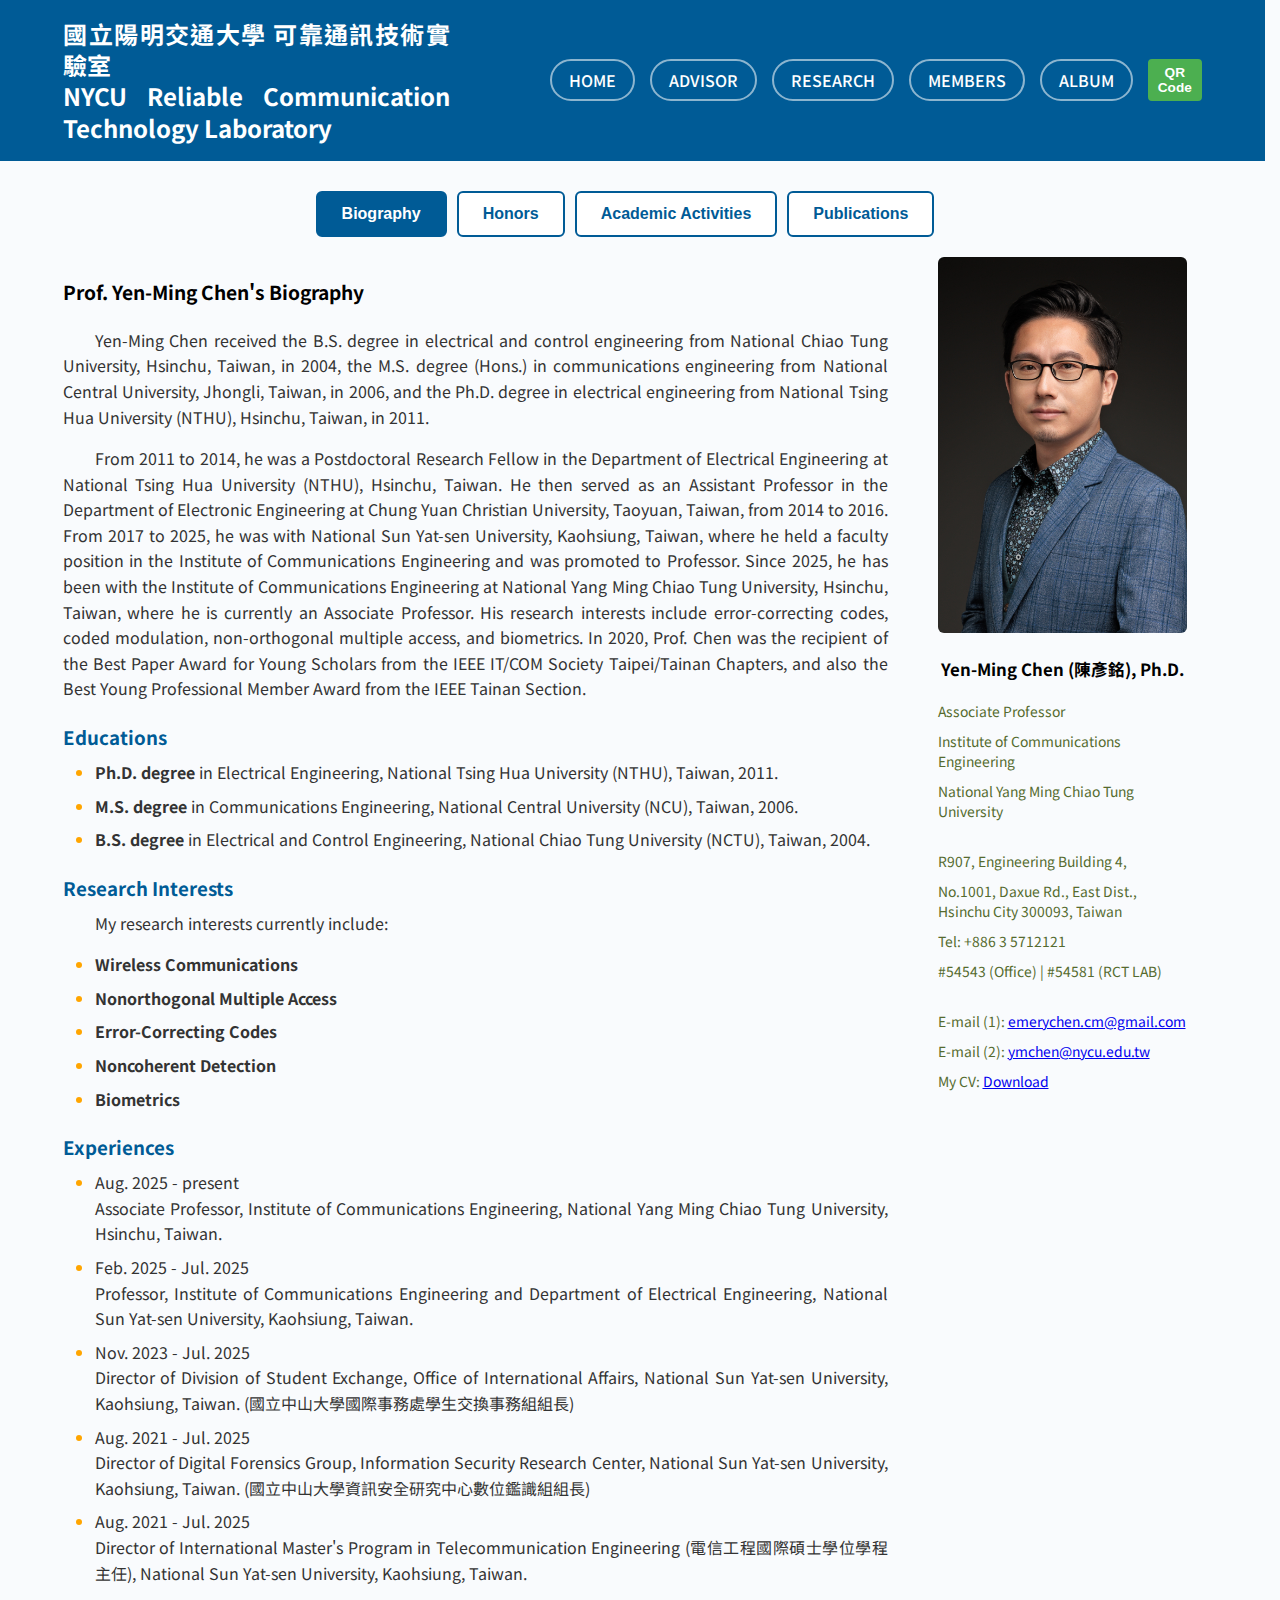
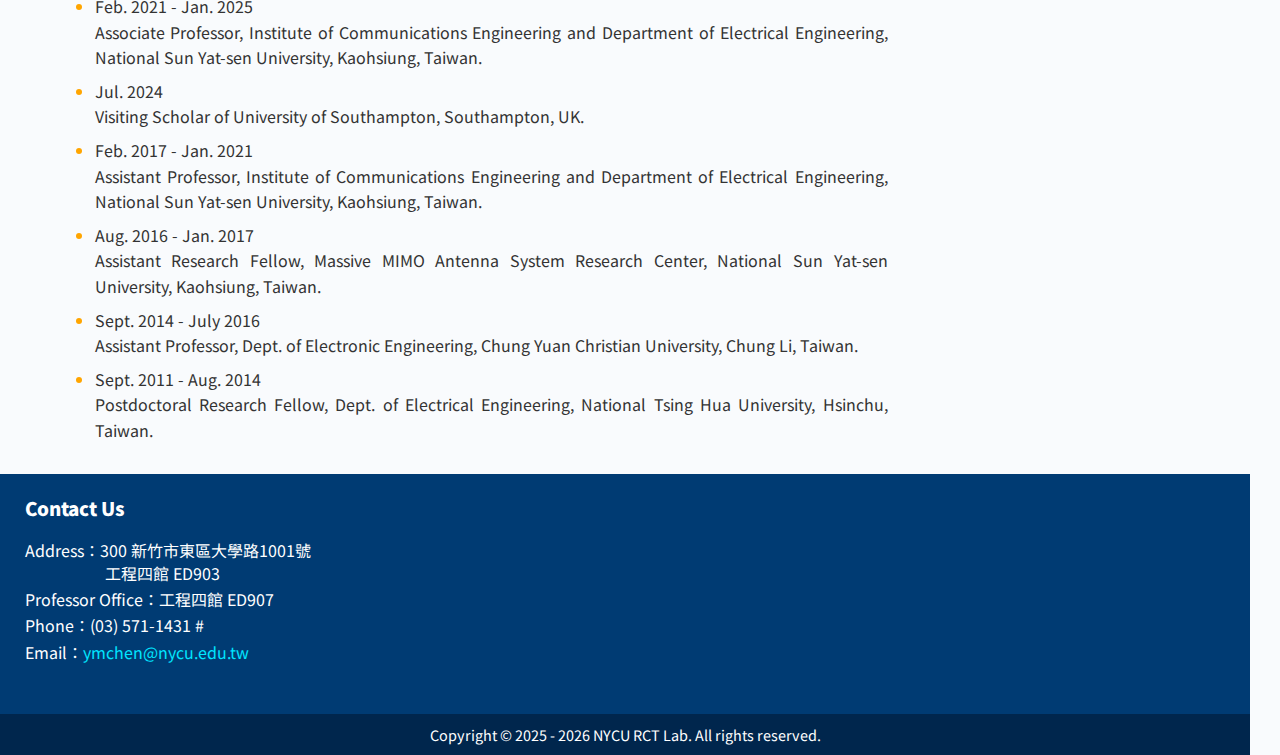
<file: advisor.html>
<!DOCTYPE html>
<html lang="zh-TW">

<head>
    <meta charset="UTF-8">
    <meta name="viewport" content="width=device-width, initial-scale=1.0">
    <title>NYCU RCT LAB</title>
    <link rel="stylesheet" href="styles.css">
    <link href="https://fonts.googleapis.com/css2?family=Noto+Sans+TC&display=swap" rel="stylesheet">
</head>

<body class="advisor">
    <div id="header-placeholder"></div>

    <main>
        <!-- 按鈕列 -->
        <section class="button-section">
            <button data-target="biography" class="active">Biography</button>
            <button data-target="honors">Honors</button>
            <button data-target="activities">Academic Activities</button>
            <button data-target="publications">Publications</button>
        </section>

        <!-- 個人資訊 -->
        <template id="right-column-template">
            <img src="images/Members/Professor/YM_Chen.jpg" alt="YM Chen">
            <strong style="color:#000; display:block; margin-top:20px; margin-bottom:20px; font-size:1.05rem;">
                Yen-Ming Chen (陳彥銘), Ph.D.
            </strong>
            <figcaption>Associate Professor</figcaption>
            <figcaption>Institute of Communications Engineering</figcaption>
            <figcaption>National Yang Ming Chiao Tung University<br><br></figcaption>
            <figcaption>R907, Engineering Building 4,</figcaption>
            <figcaption>No.1001, Daxue Rd., East Dist., Hsinchu City 300093, Taiwan</figcaption>
            <figcaption>Tel: +886 3 5712121</figcaption>
            <figcaption>#54543 (Office) | #54581 (RCT LAB)<br><br></figcaption>
            <figcaption>
                E-mail (1):
                <a href="mailto:emerychen.cm@gmail.com">emerychen.cm@gmail.com</a>
            </figcaption>
            <figcaption>
                E-mail (2):
                <a href="mailto:ymchen@nycu.edu.tw">ymchen@nycu.edu.tw</a>
            </figcaption>
            <figcaption>My CV:
                <a href="https://mx.nthu.edu.tw/~ymchen/doc/CV_Yen-Ming%20Chen_Eng.pdf">Download</a>
            </figcaption>
        </template>

        <!-- BIOGRAPHY -->
        <section id="biography" class="content active">
            <div class="content-section">
                <div class="left-column">
                    <section>
                        <strong
                            style="color:#000; display:block; margin-top:20px; margin-bottom:20px; font-size:1.2rem;">
                            Prof. Yen-Ming Chen's Biography
                        </strong>
                        <p>Yen-Ming Chen received the B.S. degree in electrical and control engineering from National
                            Chiao Tung University, Hsinchu, Taiwan, in 2004, the M.S. degree (Hons.) in communications
                            engineering from National Central University, Jhongli, Taiwan, in 2006, and the Ph.D. degree
                            in electrical engineering from National Tsing Hua University (NTHU), Hsinchu, Taiwan, in
                            2011.</p>
                        <p>From 2011 to 2014, he was a Postdoctoral Research Fellow in the Department of Electrical
                            Engineering at National Tsing Hua University (NTHU), Hsinchu, Taiwan. He then served as an
                            Assistant Professor in the Department of Electronic Engineering at Chung Yuan Christian
                            University, Taoyuan, Taiwan, from 2014 to 2016. From 2017 to 2025, he was with National Sun
                            Yat-sen University, Kaohsiung, Taiwan, where he held a faculty position in the Institute of
                            Communications Engineering and was promoted to Professor. Since 2025, he has been with the
                            Institute of Communications Engineering at National Yang Ming Chiao Tung University,
                            Hsinchu, Taiwan, where he is currently an Associate Professor. His research interests
                            include error-correcting codes, coded modulation, non-orthogonal multiple access, and
                            biometrics. In 2020, Prof. Chen was the recipient of the Best Paper Award for Young Scholars
                            from the IEEE IT/COM Society Taipei/Tainan Chapters, and also the Best Young Professional
                            Member Award from the IEEE Tainan Section.</p>
                    </section>
                    <section>
                        <h3>Educations</h3>
                        <ul>
                            <li><strong>Ph.D. degree</strong> in Electrical Engineering, National Tsing Hua University
                                (NTHU), Taiwan, 2011.</li>
                            <li><strong>M.S. degree</strong> in Communications Engineering, National Central University
                                (NCU), Taiwan, 2006.</li>
                            <li><strong>B.S. degree</strong> in Electrical and Control Engineering, National Chiao Tung
                                University (NCTU), Taiwan, 2004.</li>
                        </ul>
                    </section>
                    <section>
                        <h3>Research Interests</h3>
                        <p>My research interests currently include:</p>
                        <ul>
                            <li><strong>Wireless Communications</strong></li>
                            <li><strong>Nonorthogonal Multiple Access</strong></li>
                            <li><strong>Error-Correcting Codes</strong></li>
                            <li><strong>Noncoherent Detection</strong></li>
                            <li><strong>Biometrics</strong></li>
                        </ul>
                    </section>
                    <section>
                        <h3>Experiences</h3>
                        <ul>
                            <li>Aug. 2025 - present<br>
                                Associate Professor, Institute of Communications Engineering, National Yang Ming Chiao
                                Tung University, Hsinchu, Taiwan.</li>
                            <li>Feb. 2025 - Jul. 2025<br>
                                Professor, Institute of Communications Engineering and Department of Electrical
                                Engineering, National Sun Yat-sen University, Kaohsiung, Taiwan.</li>
                            <li>Nov. 2023 - Jul. 2025<br>
                                Director of Division of Student Exchange, Office of International Affairs, National Sun
                                Yat-sen University, Kaohsiung, Taiwan. (國立中山大學國際事務處學生交換事務組組長)</li>
                            <li>Aug. 2021 - Jul. 2025<br>Director of Digital Forensics Group, Information Security
                                Research Center, National Sun Yat-sen University, Kaohsiung, Taiwan.
                                (國立中山大學資訊安全研究中心數位鑑識組組長)</li>
                            <li>Aug. 2021 - Jul. 2025<br>Director of International Master's Program in Telecommunication
                                Engineering (電信工程國際碩士學位學程主任), National Sun Yat-sen University, Kaohsiung, Taiwan.</li>
                            <li>Feb. 2021 - Jan. 2025<br>Associate Professor, Institute of Communications Engineering
                                and Department of Electrical Engineering, National Sun Yat-sen University, Kaohsiung,
                                Taiwan.</li>
                            <li>Jul. 2024<br>Visiting Scholar of University of Southampton, Southampton, UK.</li>
                            <li>Feb. 2017 - Jan. 2021<br>Assistant Professor, Institute of Communications Engineering
                                and Department of Electrical Engineering, National Sun Yat-sen University, Kaohsiung,
                                Taiwan.</li>
                            <li>Aug. 2016 - Jan. 2017<br>Assistant Research Fellow, Massive MIMO Antenna System Research
                                Center, National Sun Yat-sen University, Kaohsiung, Taiwan.</li>
                            <li>Sept. 2014 - July 2016<br>Assistant Professor, Dept. of Electronic Engineering, Chung
                                Yuan Christian University, Chung Li, Taiwan.</li>
                            <li>Sept. 2011 - Aug. 2014<br>Postdoctoral Research Fellow, Dept. of Electrical Engineering,
                                National Tsing Hua University, Hsinchu, Taiwan.</li>
                        </ul>
                    </section>
                </div>
                <div class="right-column"></div>
            </div>
        </section>

        <!-- HONORS -->
        <section id="honors" class="content">
            <div class="content-section">
                <div class="left-column">
                    <section>
                        <strong
                            style="color:#000; display:block; margin-top:20px; margin-bottom:20px; font-size:1.2rem;">
                            Prof. Yen-Ming Chen's Honors
                        </strong>
                    </section>
                    <section>
                        <h3>Honors</h3>
                        <ul>
                            <li>榮獲113學年度國立中山大學工學院年輕學者獎<br>(2024 Young Scholar Awards for the College of Engineering,
                                NSYSU)
                            </li>
                            <li>榮獲 International Young Scientist Awards Best Researcher Award</li>
                            <li>2024鴻海科技獎（指導獲獎博士班學生：林國鈞）<br>Hon Hai Technology Award (Awarded Ph.D Student: Kuo-Chun
                                Lin)
                            </li>
                            <li>榮獲111學年度優秀年輕學者研究計畫獎補助 (2022 Project for Excellent Junior Research Investigators,
                                MOST)<br>計畫名稱: 人工智慧與錯誤更正碼輔助高資訊安全與高辨識效能生物辨識架構設計</li>
                            <li>榮獲112學年度國科會電信學門成果發表-優良海報展示獎<br>(Excellent Research Project Poster Award, Communications
                                Engineering Program, National Science and Technology Council (NSTC), 2025)</li>
                            <li>榮獲111學年度國科會電信學門成果發表-優良海報展示獎<br>(Excellent Research Project Poster Award, Communications
                                Engineering Program, National Science and Technology Council (NSTC), 2023)</li>
                            <li>榮獲110學年度國科會電信學門成果發表-優良海報展示獎<br>(Excellent Research Project Poster Award, Communications
                                Engineering Program, National Science and Technology Council (NSTC), 2025)</li>
                            <li>榮獲109學年度科技部電信學門成果發表-優良海報展示獎<br>(Excellent Research Project Poster Award, Communications
                                Engineering Program, Ministry of Science and Technology (MOST), 2022)</li>
                            <li>榮獲110學年度國立中山大學「學術研究績優教師」<br>(2021 NSYSU Award for Distinguished Faculty in Academic
                                Research)</li>
                            <li>榮獲2020 IEEE ITSOC暨COMSOC台北/台南支會年輕學者最佳論文獎<br>(2020 IEEE ITSOC/COMSOC Taipei/Tainan
                                Chapter Best Paper Award for Young Scholars)</li>
                            <li>榮獲2020 IEEE Tainan Section Best Young Professional Member Award</li>
                            <li>榮獲國立中山大學109學年度產學激勵獎- 新秀類</li>
                            <li>國立中山大學112學年度博士研究生優秀畢業論文獎 (指導學生: 林國鈞)</li>
                            <li>國立中山大學113學年度工學院聯合專題競賽第三名 (指導學生: 趙婉琪)</li>
                            <li>國立中山大學111學年度工學院聯合專題競賽優等第二名 (指導學生: 林國鈞/陳鈺享)</li>
                            <li>國立中山大學110學年度工學院聯合專題競賽佳作 (指導學生: 林國鈞/黃國銓/陳鈺享)</li>
                            <li>國立中山大學108學年度工學院聯合專題競賽第二名 (指導學生: 林國鈞/朱俊宇)</li>
                            <li>國立中山大學107學年度工學院聯合專題競賽佳作 (指導學生: 王泓閔/賴志昇/莊學叡)<br>題目:「具高可靠度之虹膜辨識系統」</li>
                            <li>榮獲108學年度國立中山大學工學院「優良導師獎」</li>
                            <li>榮獲108學年度國立中山大學通訊所「優良導師獎」</li>
                            <li>榮獲107學年度國立中山大學工學院「優良導師獎」</li>
                            <li>榮獲107學年度國立中山大學通訊所「優良導師獎」</li>
                            <li>112學年度第1學期國立中山大學「教學優良課程」教師, 任教課程：錯誤更正碼</li>
                            <li>111學年度第1學期國立中山大學「教學優良課程」教師, 任教課程：通訊系統</li>
                            <li>110學年度第2學期國立中山大學「教學優良課程」教師, 任教課程：多重輸入輸出無線通訊系統</li>
                            <li>110學年度第2學期國立中山大學「教學優良課程」教師, 任教課程：現代錯誤更正編碼技術</li>
                            <li>110學年度第1學期國立中山大學「教學優良課程」教師, 任教課程：通訊系統</li>
                            <li>109學年度第1學期國立中山大學「教學優良課程」教師, 任教課程：錯誤更正碼、無線通訊</li>
                            <li>108學年度第2學期國立中山大學「教學優良課程」教師, 任教課程：多重輸入輸出無線通訊系統</li>
                            <li>108學年度第1學期國立中山大學「教學優良課程」教師, 任教課程：無線通訊</li>
                            <li>107學年度第2學期國立中山大學「教學優良課程」教師, 任教課程：通訊系統模擬</li>
                            <li>Valedictorian for the Institute of Communications Engineering, National Central
                                University, 2006.</li>
                        </ul>
                    </section>
                </div>
                <div class="right-column"></div>
            </div>
        </section>

        <!-- ACADEMIC ACTIVITIES -->
        <section id="activities" class="content">
            <div class="content-section">
                <div class="left-column">
                    <section>
                        <strong
                            style="color:#000; display:block; margin-top:20px; margin-bottom:20px; font-size:1.2rem;">
                            Prof. Yen-Ming Chen's Academic Activities
                        </strong>
                    </section>
                    <section>
                        <h3>Invited Talks</h3>
                        <ul>
                            <li>Invited talk on “DNN-assisted Near-optimal Sparse Code Multiple Access Schemes: A
                                Code-domain NOMA for 6G and Beyond" at Dept. Electrical Engineering, National Taiwan
                                Ocean University, Taiwan, 5 Nov. 2024.</li>
                            <li>Invited talk on “DNN-assisted Near-optimal Sparse Code Multiple Access Schemes: A
                                Code-domain NOMA for 6G and Beyond" at Dept. Communications Engineering, National Taipei
                                University, Taiwan, 18 Oct. 2024.</li>
                            <li>Invited talk on “On the Design of Near-Optimal Variable-Length Error-Correcting Codes"
                                at 2024 Taiwan Workshop on Information Theory and Communications
                                (2024消息理論及通訊秋季研討會暨112年度國科會電信學門計畫成果發表會), National Cheng Kung University, Tainan, Taiwan,
                                14 Aug. 2024.</li>
                            <li>Invited talk on “An Efficient Soft-output Fixed-complexity Sphere Decoder for Large QAM
                                Constellations" at B5G/6G Advanced Communication Technology Workshop, National Taiwan
                                University, Taipei, Taiwan, 26 July 2024.</li>
                            <li>Invited talk on “On the Design of Near-optimal Sparse Code Multiple Access: A
                                Code-domain NOMA for 6G and Beyond" at School of Electronics and Computer Science,
                                University of Southampton, UK, 9 July 2024.</li>
                            <li>Guest Speaker of School of Electrical Engineering, Telkom University, Dept. Electrical
                                Engineering, Universitas Islam Indonesia (UII), Dept. Electrical Engineering, Institut
                                Teknologi Sepuluh Nopember (ITS) (印尼泗水理工學院) and Dept. Electrical Engineering, University
                                of Brawijaya (UB) (印尼布勞爪哇大學), Feb. 2024.</li>
                            <li>Invited talk on “On the Design of Near-optimal Sparse Code Multiple Access: A
                                Code-domain NOMA for 6G and Beyond" at Dept. Electrical Engineering, Institut Teknologi
                                Sepuluh Nopember (ITS)(印尼泗水理工學院電機系), 1 Nov. 2023.</li>
                            <li>Invited talk on “On the Design of Near-optimal Variable-length Error-correcting Codes"
                                at Dept. Electrical Engineering, National Tsing Hua University, 26 May 2023.</li>
                            <li>Invited talk on “On the Design of Near-optimal Sparse Code Multiple Access Schemes,"
                                2022 IEEE Taiwan Workshop on Information Theory and Communications
                                (2022消息理論及通訊秋季研討會暨110年度科技部電信學門計畫成果發表會), Yuan Ze University, Taoyuan , Taiwan, 18 August
                                2022.</li>
                            <li>Invited talk on “On the Design of Near-optimal Sparse Code Multiple Access Schemes" at
                                Inst. Communications Engineering, National Tsing Hua University, 1 Oct. 2021.</li>
                            <li>Invited talk on “On the design of Near-optimal SCMA codebooks" at Dept. Engineering
                                Science, National Cheng Kung University, 17 Dec. 2020.</li>
                            <li>受邀於5G無線通訊技術聯盟主辦之「種子教師培訓營_下世代編碼技術模組」擔任講師, 講題: "編碼理論與實驗: Polar Coding," 國立交通大學, 12 Aug.,
                                2019.</li>
                            <li>受邀於5G無線通訊技術聯盟主辦之「下世代編碼技術模組研討會」擔任講師/主持人, 講題: "Polar Coding/ 5G Polar Codec," 國立交通大學, 14
                                Jan., 2019.</li>
                            <li>Instructor to the course "Digital Communication: 5G Coding Techniques", NXP
                                Semiconductors, 2017.</li>
                            <li>Invited talk on “Raptor-coded noncoherent cooperative schemes based on distributed
                                unitary space–time modulation" at Institute of Communications Engineering, National Sun
                                Yat-sen University, 13 Dec. 2016.</li>
                            <li>Invited talk on “LDPC (Low-Density Parity Check)-like rateless codes and their
                                applications in wireless communication systems" at Center for Space and Remote Sensing
                                Research, 9 Sept 2016.</li>
                            <li>Invited talk on “Introduction to Error Correction Code Assisted Iris Recognition
                                Systems" at Dept. Communications Engineering, Yuan Ze University, 6 May 2016.</li>
                            <li>Invited talk on “LDPC (Low-Density Parity Check)-like rateless codes and their
                                applications" at Dept. Communication Engineering, National Central University, 24 Feb.
                                2016.</li>
                            <li>Invited talk on “Introduction to LDPC (Low-Density Parity Check)-Like Rateless Codes "
                                at Dept. Electronic Engineering, Chung Yuan Christian University, 23 Sept. 2015.</li>
                            <li>Invited talk on "Introduction to LDPC (Low-Density Parity Check)-Like Rateless Codes" at
                                Dept. Information and Computer Engineering, Chung Yuan Christian University, 23 March
                                2015.</li>
                        </ul>
                    </section>
                    <section>
                        <h3>Services</h3>
                        <ul>
                            <li>參與2024年中山大學電機系印尼四校招生</li>
                            <li>參與「2023年經濟部工業局半導體東南亞攬才團」招生(馬來西亞吉隆坡、新加坡)</li>
                            <li>參與「2023印尼臺灣高等教育展」招生（印尼坤甸、泗水、錫江）</li>
                            <li>擔任數位發展部「我國數位轉型及國際競爭力-專家意見分享會議」、「數位轉型調查分析及策略研究」審查委員
                                <br>Serve as the Secretary of IEEE Broadcast Technology Society Tainan Chapter,
                                2019-present.
                            </li>
                            <li>Served as a Session Chair for the following international conferences:
                                <br>2020 IEEE Global Communications Conference (IEEE GLOBECOM 2020)
                                <br>2015 International Conference on Information, Communications and Signal Processing
                                (ICICS2015)
                            </li>
                            <li>Served as a TPC member for the following conferences:
                                <br>2025 10th International Conference on Biomedical and Bioinformatics Engineering
                                (ICBBE 2023)
                                <br>2025 21st IEEE VTS Asia Pacific Wireless Communications Symposium (APWCS 2025)
                                <br>2023 32nd Wireless and Optical Communications Conference (WOCC)
                                <br>2022 IEEE 96th Vehicular Technology Conference (VTC2022-Fall: London: Beijing)
                                <br>2022 IEEE 95th Vehicular Technology Conference (VTC2022-Spring: Helsinki, Finland)
                                <br>2020 IEEE 92nd Vehicular Technology Conference (VTC2020-Fall: Victoria)
                                <br>2019 IEEE 90th Vehicular Technology Conference (VTC2019-Fall)
                                <br>2022 Taiwan Telecommunications Annual Symposium (台灣電信年會)
                                <br>2020 Taiwan Telecommunications Annual Symposium (台灣電信年會)
                                <br>2020 29th Wireless and Optical Communications Conference
                                <br>Wireless Communications and Networking Symposium
                                <br>2018 Taiwan Academic Network Conference (2018-臺灣網際網路研討會暨科技部資訊工程/智慧計算學門成果發表會)
                            </li>
                            <li>Served as a Reviewer for the following Journals:
                                <br><i>IEEE Transactions on Communications,
                                    <br>IEEE Transactions on Signal Processing,
                                    <br>IEEE Transactions on Vehicular Technology,
                                    <br>IEEE Journal of Selected Topics in Signal Processing,
                                    <br>IEEE Journal on Emerging and Selected Topics in Circuits and Systems,
                                    <br>IEEE Wireless Communications Letters,
                                    <br>IEEE Communications Letters,
                                    <br>IEEE Signal Processing Letters
                                    <br>IEEE Transactions on Computer-Aided Design of Integrated Circuits and Systems
                                    <br>IEEE Systems Journal
                                    <br>IET Communications,
                                    <br>China Communications
                                    <br>Journal of Visual Communication and Image Representation,
                                    <br>Wireless Communications and Mobile Computing.</i>
                            </li>
                            <li>Thesis oral examination committee member, National Yang Ming Chiao Tung University,
                                advisor: Prof. Yu-Ted Su (2024).</li>
                            <li>Thesis oral examination committee member, National Sun Yat-sen University, advisor:
                                Prof. Fan-Shuo Tseng (2024).</li>
                            <li>Thesis oral examination committee member, National Sun Yat-sen University, advisor:
                                Prof. Yen-Ming Chen (2024).</li>
                            <li>Thesis oral examination committee member, National Cheng Kung University, advisor: Prof.
                                Chao-Yu Chen (2024).</li>
                            <li>Thesis oral examination committee member, National Central University, advisor: Prof.
                                Ruey-Yi Wei (2024).</li>
                            <li>Thesis oral examination committee member, National Cheng Kung University, advisor: Prof.
                                Chao-Yu Chen (2023).</li>
                            <li>Thesis oral examination committee member, National Sun Yat-sen University, advisor:
                                Prof. Yen-Ming Chen (2023).</li>
                            <li>Thesis oral examination committee member, National Central University, advisor: Prof.
                                Ruey-Yi Wei (2023).</li>
                            <li>Thesis oral examination committee member, National Cheng Kung University, advisor: Prof.
                                Chao-Yu Chen (2022).</li>
                            <li>Thesis oral examination committee member, Feng Chia University, advisor: Prof. Wei-Lun
                                Lin (2022).</li>
                            <li>Thesis oral examination committee member, National Sun Yat-sen University, advisor:
                                Prof. Wan-Jen Huang (2022).</li>
                            <li>Thesis oral examination committee member, National Central University, advisor: Prof.
                                Ruey-Yi Wei (2022).</li>
                            <li>Thesis oral examination committee member, National Sun Yat-sen University, advisor:
                                Prof. Chi-Peng Li (2022).</li>
                            <li>Thesis oral examination committee member, National Sun Yat-sen University, advisor:
                                Prof. Yen-Ming Chen (2022).</li>
                            <li>Thesis oral examination committee member, National Sun Yat-sen University, advisor:
                                Prof. Fan-Shuo Tseng (2022).</li>
                            <li>Thesis oral examination committee member, National Sun Yat-sen University, advisor:
                                Prof. Bo-Wei Chen (2022).</li>
                            <li>Thesis oral examination committee member, National Cheng Kung University, advisor: Prof.
                                Chao-Yu Chen (2021).</li>
                            <li>Thesis oral examination committee member, National Central University, advisor: Prof.
                                Ruey-Yi Wei (2021).</li>
                            <li>Thesis oral examination committee member, National Sun Yat-sen University, advisor:
                                Prof. Chi-Peng Li (2021).</li>
                            <li>Thesis oral examination committee member, National Sun Yat-sen University, advisor:
                                Prof. Yen-Ming Chen (2021).</li>
                            <li>Thesis oral examination committee member, National Sun Yat-sen University, advisor:
                                Prof. Wan-Jen Huang (2018).</li>
                            <li>Thesis oral examination committee member, National Sun Yat-sen University, advisor:
                                Prof. Fan-Shuo Tseng (2018).</li>
                            <li>Thesis oral examination committee member, National Sun Yat-sen University, advisor:
                                Prof. Chi-Peng Li (2018).</li>
                            <li>Thesis oral examination committee member, Feng Chia University, advisor: Prof. Yi-Sheng
                                Chen and Prof. Wei-Lun Lin (2018).</li>
                            <li>Thesis oral examination committee member, National Central University, advisor: Prof.
                                Ruey-Yi Wei (2018).</li>
                            <li>Doctoral oral examination committee member, National Sun Yat-sen University, advisor:
                                Prof. Chi-Peng Li (2017).</li>
                            <li>Thesis oral examination committee member, National Sun Yat-sen University, advisor:
                                Prof. Chi-Peng Li (2016).</li>
                            <li>Thesis oral examination committee member, National Tsing-Hua University, advisor: Prof.
                                Yeong-Luh Ueng (2016).</li>
                            <li>Thesis oral examination committee member, National Tsing-Hua University, advisor: Prof.
                                Yeong-Luh Ueng (2015).</li>
                            <li>Thesis oral examination committee member, National Central University, advisor: Prof.
                                Ruey-Yi Wei (2015).</li>
                            <li>Co-advising of master dissertation, National Central University, advisor: Prof. Ruey-Yi
                                Wei (2014).</li>
                            <li>Thesis oral examination committee member, National Chiao Tung University, advisor: Prof.
                                Po-Ning Chen (2013).</li>
                            <li>Thesis oral examination committee member, National Central University, advisor: Prof.
                                Ruey-Yi Wei (2013).</li>
                            <li>Member of IEEE (S'08-M'11).</li>
                            <li>Member of IEEE Communications Society.</li>
                            <li>Member of TIEEE.</li>
                        </ul>
                    </section>
                    <section>
                        <h3>Teaching</h3>
                        <ul>
                            <li>參與5G無線通訊技術聯盟「下世代編碼技術模組」計畫</li>
                            <li>參與5G無線通訊技術聯盟「5G NR實體層技術模組(多重輸入輸出無線通訊系統) 」計畫</li>
                            <li>"Wireless Communications", Institute of Communications Engineering, National Sun Yat-sen
                                University, 2017~2018.</li>
                            <li>"Modern Error-correction Coding Technology", Institute of Communications Engineering,
                                National Sun Yat-sen University, 2017~2018.</li>
                            <li>"Multi-Input-Multi-Output Wireless Communication Systems", Institute of Communications
                                Engineering, National Sun Yat-sen University, 2017~2018.</li>
                            <li>"Error-correction Coding", Institute of Communications Engineering, National Sun Yat-sen
                                University, 2017~2018.</li>
                            <li>"Simulations of Communication Systems," Dept. of Electronic Engineering, National Sun
                                Yat-sen University, 2018.</li>
                            <li>"Independent Studies in Noncoherent Communication Systems", Institute of Communications
                                Engineering, National Sun Yat-sen University, 2017~2018.</li>
                            <li>"Independent Studies in Coding and Modulation Design", Institute of Communications
                                Engineering, National Sun Yat-sen University, 2017~2018.</li>
                            <li>"Engineering Mathematics (II)", Dept. of Electronic Engineering, Chung Yuan Christian
                                University, 2016.</li>
                            <li>"Matlab Programming", Dept. of Electronic Engineering, Chung Yuan Christian University,
                                2016.</li>
                            <li>"General Physics Laboratory (I)", Dept. of Electronic Engineering, Chung Yuan Christian
                                University, 2015.</li>
                            <li>"Circuit Laboratory", Dept. of Electronic Engineering, Chung Yuan Christian University,
                                2015.</li>
                            <li>"Matlab Programming", Dept. of Electronic Engineering, Chung Yuan Christian University,
                                2015.</li>
                            <li>"Engineering Mathematics (II)", Dept. of Electronic Engineering, Chung Yuan Christian
                                University, 2015.</li>
                            <li>"General Physics Laboratory (II)", Dept. of Electronic Engineering, Chung Yuan Christian
                                University, 2015.</li>
                            <li>"Information Theory", Dept. of Electronic Engineering, Chung Yuan Christian University,
                                2014.</li>
                            <li>"General Physics Laboratory (I)", Dept. of Electronic Engineering, Chung Yuan Christian
                                University, 2014.</li>
                            <li>TA: "Error-Correcting Codes (II)", Dept. of Electrical Engineering, NTHU.</li>
                            <li>TA: "Communication Laboratory", Dept. of Communication Engineering, NCU.</li>
                            <li>TA: "Linear Algebra", Dept. of Communication Engineering, NCU.</li>
                            <li>TA: "Coded Modulation Theory", Dept. of Communication Engineering, NCU.</li>
                        </ul>
                    </section>
                </div>
                <div class="right-column"></div>
            </div>
        </section>

        <!-- PUBLICATIONS -->
        <section id="publications" class="content">
            <div class="content-section">
                <div class="left-column">
                    <section>
                        <strong
                            style="color:#000; display:block; margin-top:20px; margin-bottom:20px; font-size:1.2rem;">
                            Prof. Yen-Ming Chen's Publications
                        </strong>
                    </section>
                    <section>
                        <h3>Book Chapters</h3>
                        <ul class="ref-list">
                            <li data-code="[BC1]">
                                Huang-Chang Lee, <u><strong>Yen-Ming Chen</strong></u>, and Yeong-Luh Ueng, “Decoding
                                Scheduling for Low-Density Parity-Check Codes,” in <i>Recent Advances in Information,
                                    Communications and Signal Processing</i>, Editors: Andy W. H. Khong and Yong Liang
                                Guan, Publisher: River Publishers, 2018.
                            </li>
                        </ul>
                    </section>
                    <section>
                        <h3>Journal Papers <span class="note"> (*Corresponding Author)</span></h3>
                        <ul class="ref-list">
                            <li data-code="[J29]">
                                Hao-Liang Wen, Kuo-Chun Lin, and <u><strong>Yen-Ming Chen*</strong></u>, “Unsupervised
                                domain adaptation based on progressive learning for iris presentation attack detection,”
                                in preparation.
                            </li>
                            <li data-code="[J28]">
                                Feng-Tsang Wu and <u><strong>Yen-Ming Chen*</strong></u>, “On the design of near-optimal
                                variable-length error-correcting codes adaptive to source symbol probability
                                distributions,” in preparation.
                            </li>
                            <li data-code="[J27]">
                                Wasif Ali, Kai-Ping Chen, and <u><strong>Yen-Ming Chen*</strong></u>, "DNN-assisted near-optimal codebook design for uplink SCMA schemes over Rician fading channels," in preparation.
                            </li>
                            <li data-code="[J26]">
                                Cheng-Jun You, Yi-Hsin Chen, Chen-Wei Hu, Huang-Chang Lee and <u><strong>Yen-Ming
                                        Chen*</strong></u>, "Belief propagation-based polar decoders with schedule
                                diversity," <strong>submitted</strong> to <i>IEEE Transactions on Communications</i>
                                <strong> (in revision)</strong>
                            </li>
                            <li data-code="[J25]">
                                <u><strong>Yen-Ming Chen</strong></u>, Ya-Xin Dai, Shih-Jie Jhang and Yeong-Luh Ueng,
                                “An efficient soft-output fixed-complexity sphere decoder for large QAM constellations,”
                                <strong>accepted</strong> by <i>IEEE Transactions on Vehicular Technology</i>.
                            </li>
                            <li data-code="[J24]">
                                <u><strong>Yen-Ming Chen</strong></u>, Wei-Lun Lin, Heng Lee, and Tsung-Lin Chen, "On
                                the design of near-optimal generalized block-based spatial modulation with low detection
                                complexity," <i>IEEE Open Journal of Signal Processing</i>, vol. 6, pp. 555-570, 2025.
                            </li>
                            <li data-code="[J23]">
                                Kuo-Chun Lin and <u><strong>Yen-Ming Chen*</strong></u>, "A high-security-level iris
                                cryptosystem based on fuzzy commitment and soft reliability extraction," <i>IEEE
                                    Transactions on Dependable and Secure Computing</i>, vol. 21, no. 4, pp. 1770-1784,
                                July-Aug. 2024. <strong><u>(This paper is awarded Hon Hai Technology Award;
                                        本論文榮獲2024鴻海科技獎)</u></strong>
                            </li>
                            <li data-code="[J22]">
                                Kuo-Chun Lin and <u><strong>Yen-Ming Chen*</strong></u>, "A high-security-level iris
                                recognition system based on multi-scale dominating feature points," <i>IEEE Signal
                                    Processing Letters</i>, vol. 31, pp. 1600-1604, 2024.
                            </li>
                            <li data-code="[J21]">
                                S. K. Singh, K. Agrawal, K. Singh, <u><strong>Yen-Ming Chen</strong></u> and Chih-Peng
                                Li, "Performance analysis and optimization of RSMA enabled UAV-aided IBL and FBL
                                communication with imperfect SIC and CSI," <i>IEEE Transactions on Wireless
                                    Communications</i>, vol. 22, no. 6, pp. 3714-3732, June 2023.
                            </li>
                            <li data-code="[J20]">
                                <u><strong>Yen-Ming Chen*</strong></u>, Yu-Chen Hsu, Meng-Chen Wu, Rupender Singh, and
                                Yuan-Chu Chang, "On near-optimal codebook and receiver designs for MIMO-SCMA schemes,"
                                <i>IEEE Transactions on Wireless Communications</i>, vol. 21, no. 12, pp. 10724-10738,
                                Dec. 2022.
                            </li>
                            <li data-code="[J19]">
                                <u><strong>Yen-Ming Chen</strong></u>, Pao-Hung Wang, Chia-Sheng Cheng, and Yeong-Luh
                                Ueng, "A joint design of SCMA codebook and PTS-based PAPR reduction for downlink OFDM
                                scheme," <i>IEEE Transactions on Vehicular Technology</i>, vol. 71, no.11, pp.
                                11936-11948, Nov. 2022.
                            </li>
                            <li data-code="[J18]">
                                <u><strong>Yen-Ming Chen*</strong></u>, Carlos D. Sagastume Gonzalez, Pao-Hung Wang, and
                                Kai-Ping Chen, "Reinforcement learning-based SCMA codebook design for uplink Rayleigh
                                fading channels," <i>IEEE Wireless Communications Letters</i>, vol. 10, no. 8, pp.
                                1717-1721, Aug. 2021.
                            </li>
                            <li data-code="[J17]">
                                Chia-Po Wei, Han Yang, Chih-Peng Li, and <u><strong>Yen-Ming Chen</strong></u>, “SCMA
                                decoding via deep learning,” <i>IEEE Wireless Communications Letters</i>, vol. 10, no.
                                4, pp. 878-881, Apr. 2021.
                            </li>
                            <li data-code="[J16]">
                                <u><strong>Yen-Ming Chen</strong></u>, Feng-Tsang Wu, Chih-Peng Li, and Pramod K.
                                Varshney “On the design of near-optimal variable-length error-correcting codes for large
                                source alphabets,” <i>IEEE Transactions on Communications</i>, vol. 68, no.12, pp.
                                7896-7910, Dec. 2020.
                            </li>
                            <li data-code="[J15]">
                                <u><strong>Yen-Ming Chen*</strong></u> and Jian-Wei Chen, “On the design of near-optimal
                                sparse code multiple access codebooks,” <i>IEEE Transactions on Communications</i>, vol.
                                68, no.5, pp. 2950-2962, May 2020.
                                <u><strong>(This paper is awarded the IEEE ITSOC/COMSOC Taipei/Tainan Chapter Best Paper
                                        Award for Young Scholars; 本論文榮獲IEEE ITSOC暨COMSOC台北/台南支會年輕學者最佳論文獎)</strong></u>
                            </li>
                            <li data-code="[J14]">
                                <u><strong>Yen-Ming Chen</strong></u>, Wei-Min Lai, and Yeong-Luh Ueng, "Rateless coded
                                multiplexing for downlink transmission with two users: performance analysis and system
                                design," <i>IEEE Access: Special Section on Advances in Channel Coding for 5G and
                                    Beyond</i>, vol. 7, pp. 50440-50452, April, 2019.
                            </li>
                            <li data-code="[J13]">
                                <u><strong>Yen-Ming Chen</strong></u>, Feng-Tsang Wu, Chih-Peng Li, and Pramod K.
                                Varshney, “An efficient construction strategy for near-optimal variable-length
                                error-correcting codes,” <i>IEEE Communications Letters</i>, vol. 23, no. 3, pp.
                                398-401, March 2019.
                            </li>
                            <li data-code="[J12]">
                                <u><strong>Yen-Ming Chen</strong></u>, Wen-Chun Chen, Chih-Peng Li, and Zygmunt J. Haas,
                                “Low-complexity generalized spatial modulation schemes using codebook-assisted MIMO
                                detectors,” <i>IEEE Transactions on Vehicular Technology</i>, vol. 67, no. 12, pp.
                                12358-12362, Dec. 2018.
                            </li>
                            <li data-code="[J11]">
                                Chih-Peng Li, Kuo-Jen Chang, Ho-Hsuan Chang, and <u><strong>Yen-Ming Chen</strong></u>,
                                “Perfect sequences of odd prime length,” <i>IEEE Signal Processing Letters</i>, vol. 25,
                                no. 7, pp. 966-969, July 2018.
                            </li>
                            <li data-code="[J10]">
                                Kuei-Cheng Chan, <u><strong>Yen-Ming Chen</strong></u>, Cheng-Jung Wu, and Chih-Peng Li,
                                “Achieving full diversity on a single-carrier distributed QOSFBC transmission scheme
                                utilizing PAPR reduction,” <i>IEEE Transactions on Communications</i>, vol. 66, no. 4,
                                pp. 1636-1648, Apr. 2018.
                            </li>
                            <li data-code="[J9]">
                                <u><strong>Yen-Ming Chen</strong></u>, Chi-Fu Lin, and Yeong-Luh Ueng, “An LDPC-coded
                                generalized space shift keying scheme using a codebook-assisted low-complexity massive
                                MIMO detector,” <i>IEEE Communications Letters</i>, vol. 20, no. 3, pp. 454-457, March
                                2016.
                            </li>
                            <li data-code="[J8]">
                                Wei-Min Lai, <u><strong>Yen-Ming Chen</strong></u> and Yeong-Luh Ueng, “Raptor-coded
                                noncoherent cooperative schemes based on distributed unitary space-time modulation,”
                                <i>IEEE Transactions on Communications</i>, vol. 63, no. 8, pp. 2873-2884, Aug. 2015.
                            </li>
                            <li data-code="[J7]">
                                <u><strong>Yen-Ming Chen</strong></u>, Kuan-Chun Chen, Yeong-Luh Ueng, Ruey-Yi Wei, and
                                J. Y. Hsu, "EXIT-chart-based design method for noncoherent LDPC-coded modulation in
                                correlated Rayleigh fading channels", <i>Applied Mechanics and Materials</i>, vols.
                                719-720, pp. 837-844, Jan. 2015.
                            </li>
                            <li data-code="[J6]">
                                <u><strong>Yen-Ming Chen</strong></u> and Yeong-Luh Ueng, “Differential amplitude/phase
                                modulation for correlated Rayleigh fading channels: performance analysis and labelling
                                design,” <i>IEEE Transactions on Communications</i>, vol. 62, no. 8, pp. 2927-2938, Aug.
                                2014.
                            </li>
                            <li data-code="[J5]">
                                <u><strong>Yen-Ming Chen</strong></u>, Yeong-Luh Ueng, and Hau-Jung Shiau, “An
                                EXIT-based design method for LDPC coded schemes without Gaussian assumptions,” <i>IEEE
                                    Communications Letters</i>, vol. 17, no. 8, pp. 1648-1651, Aug. 2013.
                            </li>
                            <li data-code="[J4]">
                                <u><strong>Yen-Ming Chen</strong></u> and Yeong-Luh Ueng, “Noncoherent amplitude/phase
                                modulated transmission schemes for Rayleigh block fading channels,” <i>IEEE Transactions
                                    on Communications</i>, vol. 61, no. 1, pp. 217-227, Jan. 2013.
                            </li>
                            <li data-code="[J3]">
                                <u><strong>Yen-Ming Chen</strong></u> and Yeong-Luh Ueng, “Turbo coded noncoherent
                                space-time modulation using information-bearing pilots and spatial multiplexing,”
                                <i>IEEE Transactions on Communications</i>, vol. 59, no. 6, pp. 1543-1554, June 2011.
                            </li>
                            <li data-code="[J2]">
                                Yeong-Luh Ueng, <u><strong>Yen-Ming Chen</strong></u>, and Jun-Yu Lin, “A MIMO-BICM
                                scheme using a convolutional interleaver for delay-sensitive applications,” <i>IEEE
                                    Transactions on Vehicular Technology</i>, vol. 59, no. 5, pp. 2380-2393, June 2010.
                            </li>
                            <li data-code="[J1]">
                                Ruey-Yi Wei and <u><strong>Yen-Ming Chen</strong></u>, “Further results on noncoherent
                                block-coded MPSK,” <i>IEEE Transactions on Communications</i>, vol. 56, no. 10, pp.
                                1616-1625, Oct. 2008.
                            </li>
                        </ul>
                    </section>
                    <section>
                        <h3>International Conference Papers</h3>
                        <ul class="ref-list">
                            <li data-code="[C30]">
                                <u><strong>Yen-Ming Chen</strong></u>, Shih-Jie Jhang and Yeong-Luh Ueng, "A reliable
                                and computationally efficient soft-output fixed-complexity sphere decoder for
                                large-scale MIMO systems," in <i>Proc. 2025 IEEE 101st Vehicular Technology Conference:
                                    VTC2025-Spring</i>, 17-20 Jun. 2025, Oslo, Norway.
                            </li>
                            <li data-code="[C29]">
                                Kuo-Chun Lin and <u><strong>Yen-Ming Chen</strong></u>, "Advanced research on
                                high-security-level error-correction-based
                                iris recognition system," in <i>Proc. 2023 10th International Conference on Biomedical
                                    and Bioinformatics Engineering (ICBBE 2023)</i>, 9-12 Nov. 2023, Kyoto, Japan.
                            </li>
                            <li data-code="[C28]">
                                Ya-Xin Dai, Shih-Jie Jhang, <u><strong>Yen-Ming Chen</strong></u>, Sheng-Ping Lan, and
                                Yeong-Luh Ueng, "An efficient soft output MIMO detector architecture for high-order
                                modulations," in <i>Proc. 56th Asilomar Conference on Signals, Systems, and
                                    Computers</i>, 30 Oct.- 2 Nov. 2022.
                            </li>
                            <li data-code="[C27]">
                                <u><strong>Yen-Ming Chen</strong></u>, Kuo-Chun Lin, Yao-Hsien Peng, and Chih-Peng Li,
                                “A low-complexity high-rate spatial multiplexing aided generalized spatial modulation
                                scheme,” in <i>Proc. IEEE International Symposium on Personal, Indoor and Mobile Radio
                                    Communications: PIMRC2021</i>, 13–16 Sept. 2021 (EI).
                            </li>
                            <li data-code="[C26]">
                                <u><strong>Yen-Ming Chen</strong></u>, Yong-Jan Yang, Bo-Lun Huang, Huang-Chang Lee, and
                                Chih-Peng Li, “Polar decoding with schedule diversity based on LDPC-like sparse graphs,”
                                in <i>Proc. IEEE International Symposium on Broadband Multimedia Systems and
                                    Broadcasting (BMSB)</i>, 3–5 June 2020, Paris, France (EI).
                            </li>
                            <li data-code="[C25]">
                                <u><strong>Yen-Ming Chen</strong></u>, "Low-complexity GSSK/GSM schemes using
                                codebook-assisted MIMO detectors," (Invited) in <i>Proc. 2018 International Symposium
                                    for Advanced Computing and Information Technology (ISACIT 2018)</i>, 16-19 Aug.
                                2018, Taiwan.
                            </li>
                            <li data-code="[C24]">
                                <u><strong>Yen-Ming Chen</strong></u>, Chih-Peng Li, Min-Yu Wu, and Hung-Yu Chen, “A
                                Raptor-coded non-coherent distributed space-time modulation scheme utilizing
                                non-orthogonal multiple access,” in <i>Proc. IEEE International Symposium on Broadband
                                    Multimedia Systems and Broadcasting (BMSB)</i>, 6–8 June 2018, Valencia, Spain (EI).
                            </li>
                            <li data-code="[C23]">
                                Huang Chang Lee, Jieng-Heng Shy, <u><strong>Yen-Ming Chen</strong></u>, and Yeong-Luh
                                Ueng, “LDPC coded modulation for TLC flash memory,” in <i>Proc. 2017 IEEE Information
                                    Theory Workshop (ITW)</i>, 6–10 Nov. 2017, Kaohsiung, Taiwan (EI).
                            </li>
                            <li data-code="[C22]">
                                Wei-Cheng Sun, Chia-Hsiang Yang, <u><strong>Yen-Ming Chen</strong></u>, and Yeong-Luh
                                Ueng, “An area-efficient multi-mode LLR computing engine for MMSE-based MIMO
                                detectors,”in <i>Proc. 2017 IEEE 85th Vehicular Technology Conference:
                                    VTC2017-Spring</i>, 4–7 June 2017, Sydney, Australia (EI).
                            </li>
                            <li data-code="[C21]">
                                <u><strong>Yen-Ming Chen</strong></u>, Wei-Min Lai and Yeong-Luh Ueng, “A Raptor-coded
                                distributed noncoherent scheme using non-orthogonal space-time modulation,” in <i>Proc.
                                    2017 IEEE 85th Vehicular Technology Conference: VTC2017-Spring</i>, 4–7 June 2017,
                                Sydney, Australia (EI).
                            </li>
                            <li data-code="[C20]">
                                <u><strong>Yen-Ming Chen</strong></u>, and Yeong-Luh Ueng, “A tree-search based
                                low-complexity massive MIMO detector for generalized space shift keying schemes,” in
                                <i>Proc. 2016 IEEE Vehicular Technology Society Asia Pacific Wireless Communications
                                    Symposium: (APWCS2016)</i>, 25-26 August 2016, Tokyo City University, Japan (EI).
                            </li>
                            <li data-code="[C19]">
                                Huang-Chang Lee, <u><strong>Yen-Ming Chen</strong></u>, Yeong-Luh Ueng, and Jen-Yuan Hsu
                                [2015], “Further Results on LDPC Decoding Scheduling for Faster Convergence,” in
                                <i>Proc. 10th International Conference on Information, Communications and Signal
                                    Processing (ICICS)</i>, Singapore, 2-4 Dec. 2015. (EI)
                            </li>
                            <li data-code="[C18]">
                                <u><strong>Yen-Ming Chen</strong></u>, Kuan-Chun Chen, Yeong-Luh Ueng, and Wei-Min Lai
                                [2014], “Table-Based Bit-Interleaved Coded Differential APM Scheme for Correlated Fading
                                Channels,” in <i>Proc. IEEE/CIC International Conference on Communications in China
                                    (ICCC2014)</i>, Shanghai, China, 13-15 Oct. 2014. (EI)
                            </li>
                            <li data-code="[C17]">
                                <u><strong>Yen-Ming Chen</strong></u>, Kuan-Chun Chen, and Yeong-Luh Ueng [2014],
                                “Labelling and Code Design for Bit-interleaved Coded Differential Amplitude/Phase
                                Modulation in Correlated Rayleigh Fading Channels,” in <i>Proc. 2014 IEEE 11th IEEE
                                    Vehicular Technology Society Asia Pacific Wireless Communications Symposium
                                    (APWCS2014)</i>, Ping Tung, Taiwan, 28-29 August, 2014. (EI).
                            </li>
                            <li data-code="[C16]">
                                <u><strong>Yen-Ming Chen</strong></u>, Kuan-Chun Chen, Yeong-Luh Ueng, Ruey-Yi Wei, and
                                Jen-Yuan Hsu [2014], “EXIT-chart-based design method for noncoherent LDPC-coded
                                modulation in correlated Rayleigh fading channels,” in <i>Proc. 2014 International
                                    Conference on Control and Information Technology (ICCIT2014)</i>, Lushan, China,
                                Jiangxi, 8-10 Aug. 2014. (EI).
                            </li>
                            <li data-code="[C15]">
                                <u><strong>Yen-Ming Chen</strong></u>, Hao-Lun Lo, Yeong-Luh Ueng, and Huang-Chang Lee,
                                [2013]“A cooperative system using an adaptive relaying protocol and rateless codes,” in
                                <i>Proc. IEEE 78th Vehicular Technology Conference (VTC2013-Fall)</i>, Las Vegas, USA,
                                2-5 Sept. 2013. (EI)
                            </li>
                            <li data-code="[C14]">
                                <u><strong>Yen-Ming Chen</strong></u>, Chia-Wei Chen, Yeong-Luh Ueng, and Huang-Chang
                                Lee, “Look-up table based differential amplitude/phase modulation schemes for Rayleigh
                                block fading channels,” in <i>Proc. IEEE 78th Vehicular Technology Conference
                                    (VTC2013-Fall)</i>, Las Vegas, USA, 2-5 Sept. 2013. (EI)
                            </li>
                            <li data-code="[C13]">
                                Wei-Cheng Sun, <u><strong>Yen-Ming Chen</strong></u>, Chen-Yu Weng, Yeong-Luh Ueng,
                                Jen-Yuan Hsuz, and Pangan Ting “An Efficient Implementation of the Distance-based
                                Decoding for Block Turbo Codes,” in <i>Proc. 8th International Conference on
                                    Communications and Networking in China (ChinaCom2013)</i>, Guilin, China, 14-14
                                August 2013. (EI)
                            </li>
                            <li data-code="[C12]">
                                Huang-Chang Lee, Chih-Wei Chan, Yeong-Luh Ueng, and <u><strong>Yen-Ming
                                        Chen</strong></u>, “Generator matrix design and degree-oriented scheduling for
                                the fast convergence of rateless codes,” in <i>Proc. IEEE Wireless Communications and
                                    Networking Conference (WCNC 2013)</i>, Shanghai, China, 7-10 Apr. 2013. (EI)
                            </li>
                            <li data-code="[C11]">
                                Huang-Chang Lee, <u><strong>Yen-Ming Chen</strong></u> and Yeong-Luh Ueng, “Incremental
                                decoding with informed dynamic schedule and flooding refresh for rateless codes,” in
                                <i>Proc. 2013 IEEE Taiwan/Hong Kong Joint Workshop on Information Theory and
                                    Communications</i>, Hong Kong, 19-20 Jan. 2013.
                            </li>
                            <li data-code="[C10]">
                                <u><strong>Yen-Ming Chen</strong></u> and Yeong-Luh Ueng, “A non-coherent MAP detector
                                with very low detection complexity for coded USTM schemes,” in <i>Proc. 2013 IEEE
                                    Taiwan/Hong Kong Joint Workshop on Information Theory and Communications</i>, Hong
                                Kong, 19-20 Jan. 2013.
                            </li>
                            <li data-code="[C9]">
                                <u><strong>Yen-Ming Chen</strong></u>, Yeong-Luh Ueng, Hau-Jung Shiau, Dung-Rung Hsieh,
                                Jen-Yuan Hsu, and Pangan Ting, [2012]“Noncoherent coded space-time modulation for a
                                large number of transmit antennas,” in <i>Proc. ICCC 2012 : 1st IEEE International
                                    Conference on Communications in China</i>, Beijing, China, 15-18 Aug. 2012. (EI)
                            </li>
                            <li data-code="[C8]">
                                <u><strong>Yen-Ming Chen</strong></u>, Huang-Chang Lee, Yeong-Luh Ueng, and Chin-Yun
                                Yeh, [2012]“Flooding-assisted informed dynamic scheduling for rateless codes,” in
                                <i>Proc. IEEE Wireless Communications and Networking Conference (WCNC 2012)</i>, Paris,
                                France, 1-4 Apr. 2012. (EI)
                            </li>
                            <li data-code="[C7]">
                                Yeong-Luh Ueng, and <u><strong>Yen-Ming Chen</strong></u>, [2011]“A low-complexity
                                noncoherent MAP detector for turbo-coded unitary space-time modulation scheme,” in
                                <i>Proc. 4<sup>th</sup> International Symposium on Applied Sciences in Biomedical and
                                    Communication Technologies (ISABEL)</i>, Barcelona, Catalonia, Spain, 26-29 Oct.
                                2011. (Invited Paper)
                            </li>
                            <li data-code="[C6]">
                                <u><strong>Yen-Ming Chen</strong></u>, Yeong-Luh Ueng, Jhong-Jheng Su, Jen-Yuan Hsu, and
                                Pangan Ting, [2011]“A lower-complexity iterative trellis-based factor search algorithm
                                and blind detector for PTS-based OFDM systems,” in <i>Proc. 8th International Conference
                                    on Information, Communications and Signal Processing (ICICS)</i>, Singapore, 13-16
                                Dec. 2011. (EI)
                            </li>
                            <li data-code="[C5]">
                                Yeong-Luh Ueng, and <u><strong>Yen-Ming Chen</strong></u> [2010], “Coded MIMO systems
                                for delay-sensitive applications,” in <i>proceedings of 6th Asia-Europe Workshop on on
                                    Concepts in Information Theory (AEW6)</i>, Ishigaki Island, Okinawa, Japan, 22-24
                                October 2010.
                            </li>
                            <li data-code="[C4]">
                                <u><strong>Yen-Ming Chen</strong></u>, Yeong-Luh Ueng, and Ying-Chen Chao [2010], “ A
                                noncoherent coded MPSK scheme with near-capacity performance for channels with fast
                                phase variation,” in <i>Proc. IEEE 71<sup>st</sup> Semiannual Vehicular Technology
                                    Conference (VTC)</i>, Taipei, Taiwan, 16-19 May 2010. (EI)
                            </li>
                            <li data-code="[C3]">
                                Yeong-Luh Ueng, <u><strong>Yen-Ming Chen</strong></u>, and Chang-Han Kuo [2009], “A
                                codeword-interleaved transmission scheme with novel turbo equalization,” in <i>Proc.
                                    2009 Fourth International Conference on Communications and Networking in China
                                    (ChinaCom’ 09)</i>, Xi'an, China, 26-28 August 2009. (EI)
                            </li>
                            <li data-code="[C2]">
                                Yeong-Luh Ueng and <u><strong>Yen-Ming Chen</strong></u> [2008], “A turbo coded MIMO
                                scheme for noncoherent fast fading channels” in <i>Proc. IEEE 67<sup>st</sup> Semiannual
                                    Vehicular Technology Conference (VTC)</i>, Marina Bay, Singapore, 11-14 May 2008.
                                (EI)
                            </li>
                            <li data-code="[C1]">
                                Ruey-Yi Wei, <u><strong>Yen-Ming Chen</strong></u> and C. C. Kuo [2006], “Further
                                results on noncoherent block-coded MPSK,” in <i>Proc. IEEE International Conference on
                                    Communications (ICC)</i>, Istanbul, 11-15 June 2006. (EI)
                            </li>
                        </ul>
                    </section>
                    <section>
                        <h3>Domestic Conference Papers</h3>
                        <ul class="ref-list">
                            <li data-code="[D3]">
                                <u><strong>Yen-Ming Chen</strong></u> and Jian-Wei Chen, "A near-optimal SCMA codebook
                                design for uplink Rayleigh fading channels," in <i>Proc. 2020 Taiwan Telecommunications
                                    Annual Symposium</i>, Kaohsiung, Taiwan, Jan. 14-17, 2020.
                            </li>
                            <li data-code="[D2]">
                                <u><strong>陳彥銘</strong></u>, 彭耀賢, 李志鵬, “使用碼簿輔助低複雜度接收器的高傳輸速率空間多工輔助廣義空間調變架構,” in <i>Proc.
                                    2018 Taiwan Telecommunications Annual Symposium</i>, Taichung, Taiwan, Jan. 24-26,
                                2019 .
                            </li>
                            <li data-code="[D1]">
                                <u><strong>Yen-Ming Chen</strong></u>, I-Hsueh Li, Yeong-Luh Ueng, and Chih-Peng Li, “An
                                LDPC-coded generalized spatial modulation scheme using a codebook-assisted
                                low-complexity massive MIMO detector,” in <i>Proc. 2017 National Symposium on
                                    Telecommunications</i>, Nantou, Taiwan, Jan. 21-23, 2017.
                            </li>
                        </ul>
                    </section>
                    <section>
                        <h3>US Patents</h3>
                        <ul class="ref-list">
                            <li data-code="[USP1]">
                                <u><strong>Yen-Ming Chen</strong></u>, Hao-Liang Wen, Yu-Xiang Chen, and Kuo-Chun Lin,
                                “Method and electrical device for training cross-domain classifier,” Patent No.: US
                                12,400,429 B2, Date of Patent: Aug. 26, 2025.
                            </li>
                        </ul>
                    </section>
                    <section>
                        <h3>Taiwan Patents</h3>
                        <ul class="ref-list">
                            <li data-code="[TP6]">
                                吳峰蒼, <u><strong>陳彥銘</strong></u>, "用於產生不定長度錯誤更正碼之演算法及估算平均碼字長度的方法," 已領證, 專利證書號: I871049.
                            </li>
                            <li data-code="[TP5]">
                                <u><strong>陳彥銘</strong></u>, 溫晧良, 陳鈺享, 林國鈞, "跨域分類器的訓練方法與電子裝置," 已獲證, 領證日期: 2024/6/1,
                                專利證書號: I844284.
                            </li>
                            <li data-code="[TP4]">
                                <u><strong>陳彥銘</strong></u>, 胡宸瑋, 黃柏綸, 李志鵬, “使用極化碼之通訊系統及其解碼方法" 已獲證, 領證日期: 2022/11/11,
                                專利證書號: I783727.
                            </li>
                            <li data-code="[TP3]">
                                <u><strong>陳彥銘</strong></u>, 吳峰蒼, 李志鵬, Pramod K. Varshney,
                                “不定長度錯誤更正碼的設計方法、內儲程式之電腦程式產品及內儲程式之電腦可讀取記錄媒體," 已獲證, 領證日期: 2022/09/11, 專利證書號: I777659.
                            </li>
                            <li data-code="[TP2]">
                                <u><strong>陳彥銘</strong></u>, 李志鵬, 陳健瑋, “設計稀疏碼多重接取碼本的方法及電腦程式產品”, 已獲證, 領證日期: 2021/10/01,
                                專利證書號: I741509.
                            </li>
                            <li data-code="[TP1]">
                                <u><strong>陳彥銘</strong></u>, 林國鈞, “虹膜辨識方法與電腦程式產品,” 已獲證, 領證日期: 2020/08/01, 專利證書號:
                                I700604.
                            </li>
                        </ul>
                    </section>
                    <section>
                        <h3>NSTC Research Projects</h3>
                        <ul class="ref-list">
                            <li data-code="[NP14]">
                                113學年度國科會推動規劃補助計畫(整合型), “6G中高頻高階MIMO行動通訊系統(3/4),” 計畫編號: NSTC 114-2218-E-110 -005 -
                                (共同主持人)
                            </li>
                            <li data-code="[NP13]">
                                114學年度科技部專題研究計畫, "從聯合訊源通道編碼到語義編碼：基於人工智慧的整合設計與研究," 計畫編號: NSTC 114-2221-E-110 -033 -
                            </li>
                            <li data-code="[NP12]">
                                113學年度國科會推動規劃補助計畫(整合型), “智慧操控無人載具平台技術研發學研中心(4/4) ,” 計畫編號: NSTC 113-2218-E-110-006 -
                                (共同主持人)
                            </li>
                            <li data-code="[NP11]">
                                113學年度國科會專題研究計畫(一般策略專案計畫), “6G中高頻高階MIMO行動通訊系統(2/4) ,” 計畫編號: NSTC 113-2218-E-110-009 -
                                (共同主持人)
                            </li>
                            <li data-code="[NP10]">
                                113學年度國科會專題研究計畫(一般策略專案計畫), “基於中頻高頻段MIMO多天線系統之下世代終端及小基站通訊關鍵技術開發(4/4),” 計畫編號: NSTC
                                113-2218-E-110-008 - (共同主持人)
                            </li>
                            <li data-code="[NP9]">
                                112學年度國科會專題研究計畫(一般策略專案計畫), “6G中高頻高階MIMO行動通訊系統(1/4) ,”計畫編號: NSTC 112-2218-E-110-004-
                                (共同主持人)
                            </li>
                            <li data-code="[NP8]">
                                112學年度國科會專題研究計畫(一般策略專案計畫), “基於中頻高頻段MIMO多天線系統之下世代終端及小基站通訊關鍵技術開發(3/4),”計畫編號: NSTC
                                112-2218-E-110-003- (共同主持人)
                            </li>
                            <li data-code="[NP7]">
                                111學年度科技部<strong>優秀年輕學者研究計畫</strong>, "人工智慧與錯誤更正碼輔助高資訊安全與高辨識效能生物辨識架構設計," 計畫編號: MOST
                                111-2628-E-110 -009 -MY3 (三年期計畫)
                            </li>
                            <li data-code="[NP6]">
                                111學年度國科會專題研究計畫(一般策略專案計畫), "中頻高頻段MIMO多天線系統與結合MIMO可重置智慧表面平台開發及其系統驗證," 計畫編號: NSTC
                                111-3114-E-110 -001 - (共同主持人)
                            </li>
                            <li data-code="[NP5]">
                                111學年度國科會專題研究計畫(一般策略專案計畫), "基於中頻高頻段MIMO多天線系統之下世代終端及小基站通訊關鍵技術開發(2/4)," 計畫編號: NSTC
                                111-2218-E-110 -003 - (四年期計畫) (共同主持人)
                                <strong>(本計畫榮獲「下世代通訊系統關鍵技術研發專案計畫」111年度優異團隊)</strong>
                            </li>
                            <li data-code="[NP4]">
                                110學年度科技部專題研究計畫, "稀疏碼多重接取架構的深入研究," 計畫編號: MOST 110-2221-E-110 -019 -
                            </li>
                            <li data-code="[NP3]">
                                110學年度科技部專題研究計畫(一般策略專案計畫), "基於中頻高頻段MIMO多天線系統之下世代終端及小基站通訊關鍵技術開發(1/4)," 計畫編號: MOST
                                110-2224-E-110 -001 - (四年期計畫)(共同主持人)
                            </li>
                            <li data-code="[NP2]">
                                107學年度科技部新進人員研究計畫, “壓縮感知技術輔助低複雜度大規模多天線編碼傳輸架構設計,”計畫編號: MOST 107-2221-E-110-023-MY3
                                (三年期計畫)
                            </li>
                            <li data-code="[NP1]">
                                104學年度科技部新進人員研究計畫, “具高吞吐量之非同調合作式傳輸架構,” 計畫編號: MOST 104-2218-E-110-012-MY2 (兩年期計畫)
                            </li>
                        </ul>
                    </section>
                    <section>
                        <h3>University-Industry Collaboration Projects</h3>
                        <ul class="ref-list">
                            <li data-code="[UIP4]">
                                円通科技股份有限公司, “CCSDS related Channel Coding”.
                            </li>
                            <li data-code="[UIP3]">
                                2021 Qualcomm Taiwan University Research Collaboration Project: “Advance Transceiver
                                Design, Access Technique, and AI Research for the Next-generation Wireless Communication
                                Systems”- AI-assisted Design of Error Correcting Strategies for the Next-generation
                                Wireless Communication Systems.
                            </li>
                            <li data-code="[UIP2]">
                                2020 Qualcomm Taiwan University Research Collaboration Project: “Advance mmWave
                                Transceiver Design, Access Technique, and AI Research”- Further Research on the AI-Based
                                Large-scale Sparse Code Multiple Access Schemes.
                            </li>
                            <li data-code="[UIP1]">
                                2019 Qualcomm Taiwan University Research Collaboration Project: “Advance MIMO
                                Transceiver Design, Access Technique, and AI Research”- AI-based SCMA Transceiver
                                Design.
                            </li>
                        </ul>
                    </section>
                    <section>
                        <h3>Other Research Projects</h3>
                        <ul class="ref-list">
                            <li data-code="[G1]">
                                111學年度國防先進科技研究計畫, "離岸風機系統對航空器飛航安全影響與創新應用研究," (三年期計畫)(共同主持人)
                            </li>
                        </ul>
                    </section>
                    <section>
                        <h3>Master Thesis</h3>
                        <ul style="list-style-type: square;">
                            <li>
                                <u><strong>Yen-Ming Chen</strong></u>, “Decoding algorithms for generalized noncoherent
                                block-coded MPSK,'' master thesis, National Central University, Taipei, Taiwan, June
                                2006.
                            </li>
                        </ul>
                    </section>
                    <section>
                        <h3>Ph.D Dissertation</h3>
                        <ul style="list-style-type: square;">
                            <li>
                                <u><strong>Yen-Ming Chen</strong></u>, “Coded noncoherent transmission schemes for
                                near-capacity performance,'' Ph.D. dissertation, National Tsing Hua University, Hsinchu,
                                Taiwan, Sept. 2011.
                            </li>
                        </ul>
                    </section>
                    <section>
                        <h3>其他成果</h3>
                        <ol style="color: black;">
                            <li>
                                林進燈, <u><strong>陳彥銘</strong></u>, 游東龍, 陳青甫, “藍芽家庭自動化與門禁系統, ”
                                九十學年度教育部大專院校通訊科技專題製作競賽無線組（晉級複賽並參與展示）
                            </li>
                            <li>
                                Yeong-Luh Ueng, and <u><strong>Yen-Ming Chen</strong></u>, “Coded MIMO systems for
                                delay-sensitive applications,” in Proc. 2011 Taiwan Winter School on Information Theory
                                and Communications, Hsinchu, Taiwan, Jan. 17, 2011.
                            </li>
                        </ol>
                    </section>
                </div>
                <div class="right-column"></div>
            </div>
        </section>
    </main>

    <div id="footer-placeholder"></div>

    <script src="settings.js"></script>
</body>

</html>
</file>
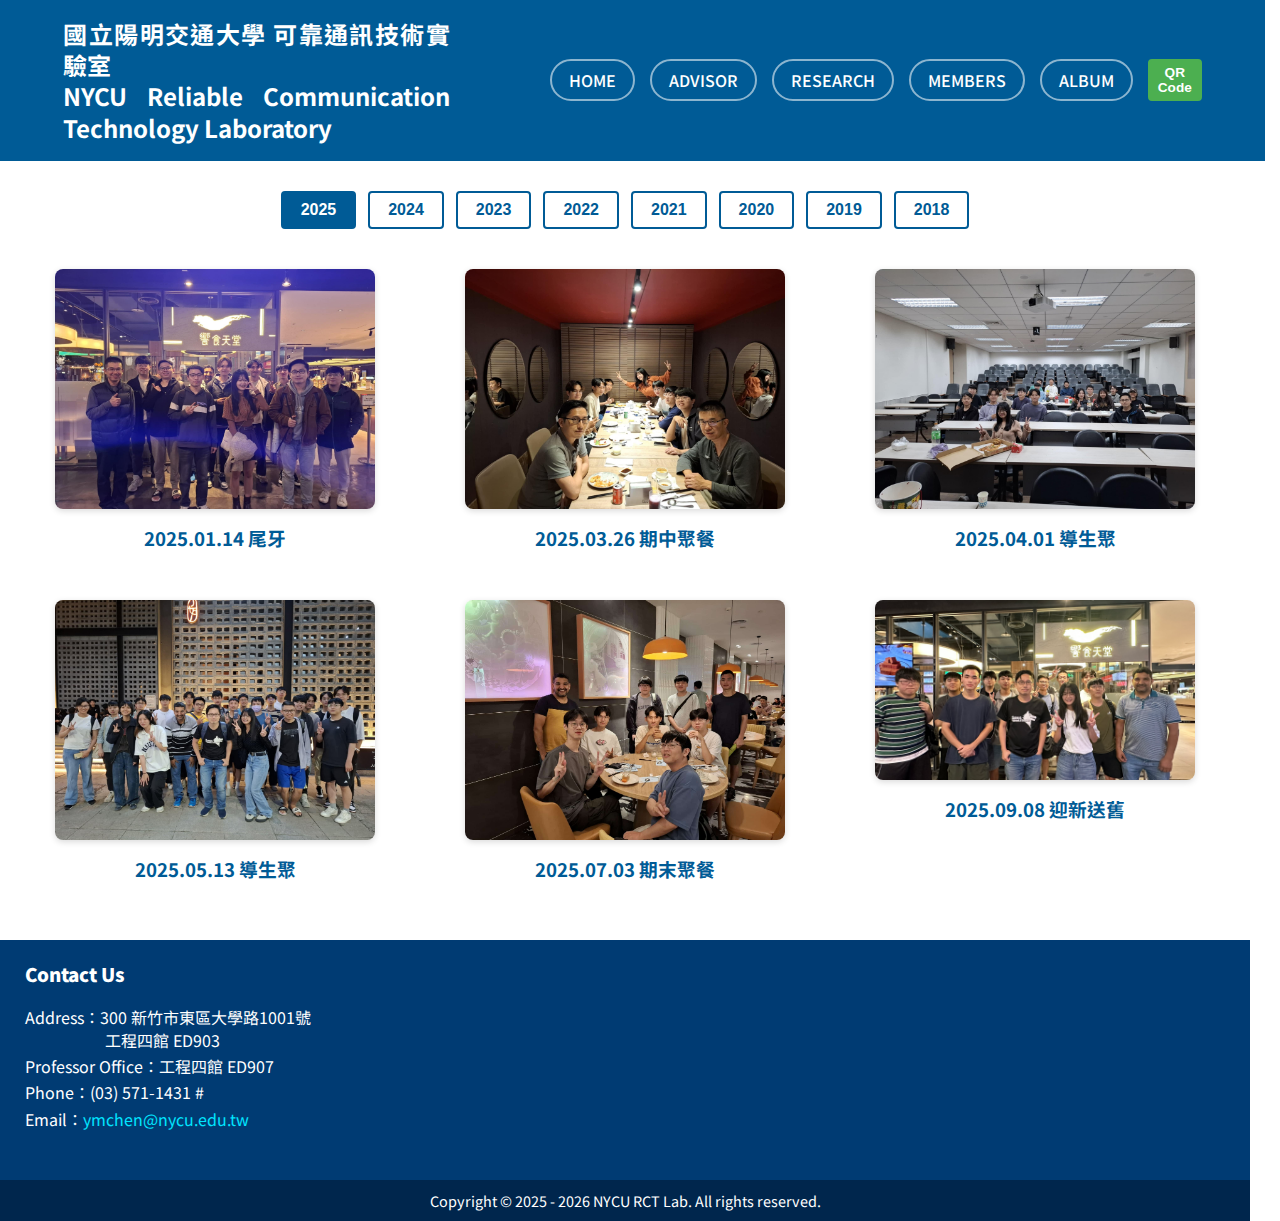
<file: album.html>
<!DOCTYPE html>
<html lang="zh-TW">

<head>
    <meta charset="UTF-8">
    <meta name="viewport" content="width=device-width, initial-scale=1.0">
    <title>NYCU RCT LAB</title>
    <link rel="stylesheet" href="styles.css">
    <link href="https://fonts.googleapis.com/css2?family=Noto+Sans+TC&display=swap" rel="stylesheet">
</head>

<body class="album">
    <div id="header-placeholder"></div>

    <main id="album-root"></main>

    <div id="footer-placeholder"></div>

    <script src="settings.js"></script>
</body>

</html>
</file>
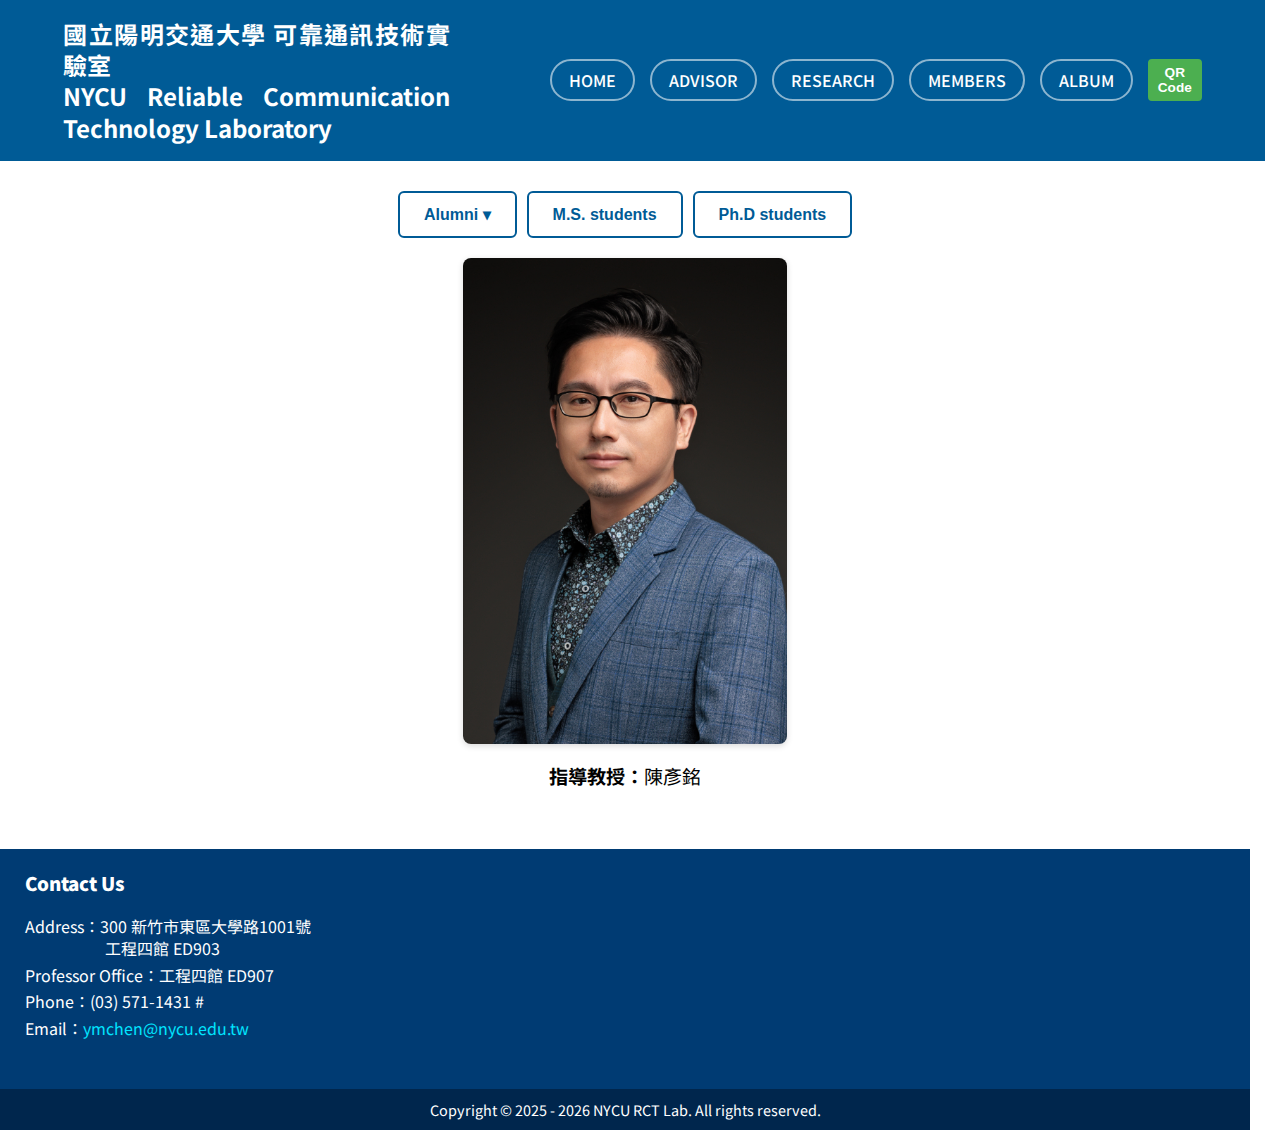
<file: members.html>
<!DOCTYPE html>
<html lang="zh-TW">

<head>
    <meta charset="UTF-8">
    <meta name="viewport" content="width=device-width, initial-scale=1.0">
    <title>NYCU RCT LAB</title>
    <link rel="stylesheet" href="styles.css">
    <link href="https://fonts.googleapis.com/css2?family=Noto+Sans+TC&display=swap" rel="stylesheet">
</head>

<body class="members">
    <div id="header-placeholder"></div>

    <main>
        <div class="button-row">
            <!-- Alumni 下拉選單 -->
            <div class="dropdown">
                <button class="main-btn">Alumni ▾</button>
                <div class="dropdown-content" id="alumni-dropdown"></div>
            </div>

            <!-- Current -->
            <button class="main-btn" id="btn-show-ms">M.S. students</button>
            <button class="main-btn" id="btn-show-phd">Ph.D students</button>
        </div>

        <!-- 預設圖片 -->
        <div id="default-image">
            <figure>
                <img src="images/Members/Professor/YM_Chen.jpg" alt="Professor YM Chen">
                <figcaption>
                    <p><strong>指導教授：</strong>陳彥銘</p>
                </figcaption>
            </figure>
        </div>

        <!-- 照片顯示區 -->
        <div id="photo-gallery"></div>
    </main>

    <div id="footer-placeholder"></div>

    <script src="settings.js"></script>
</body>

</html>
</file>
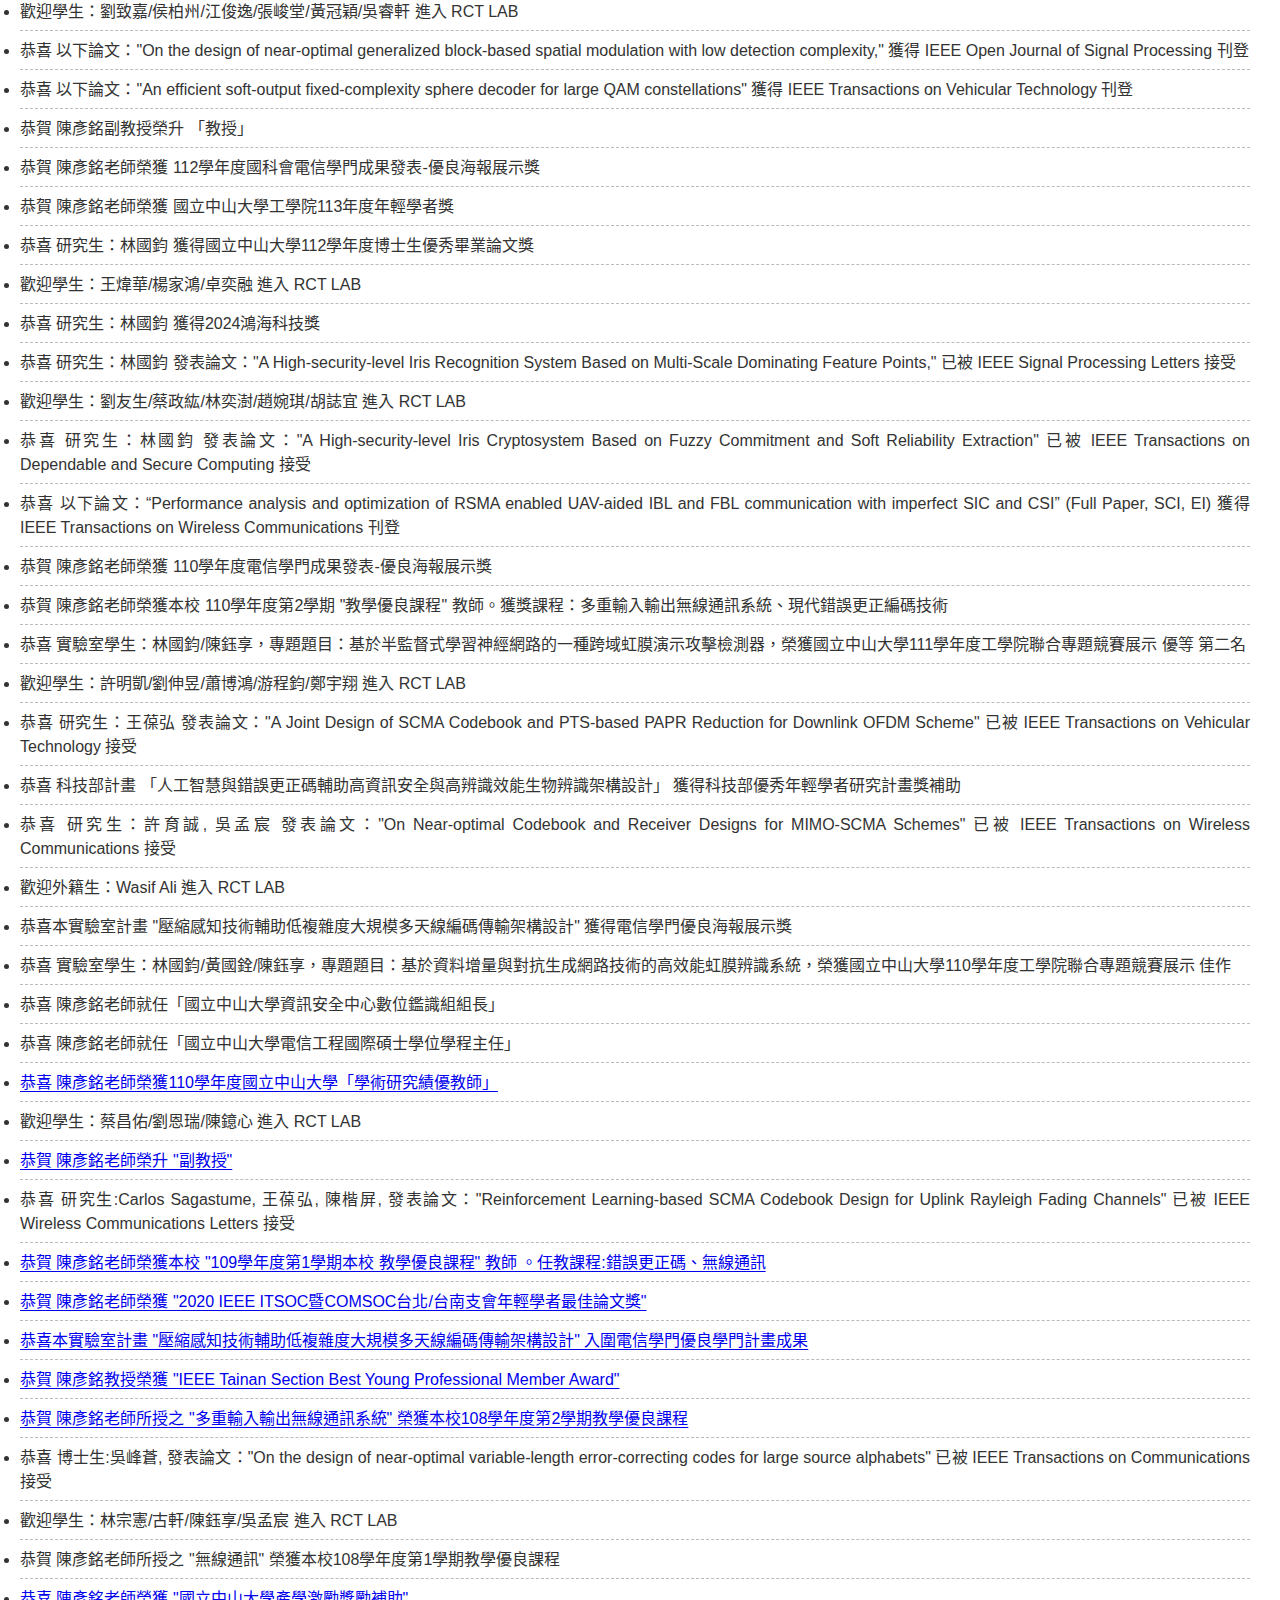
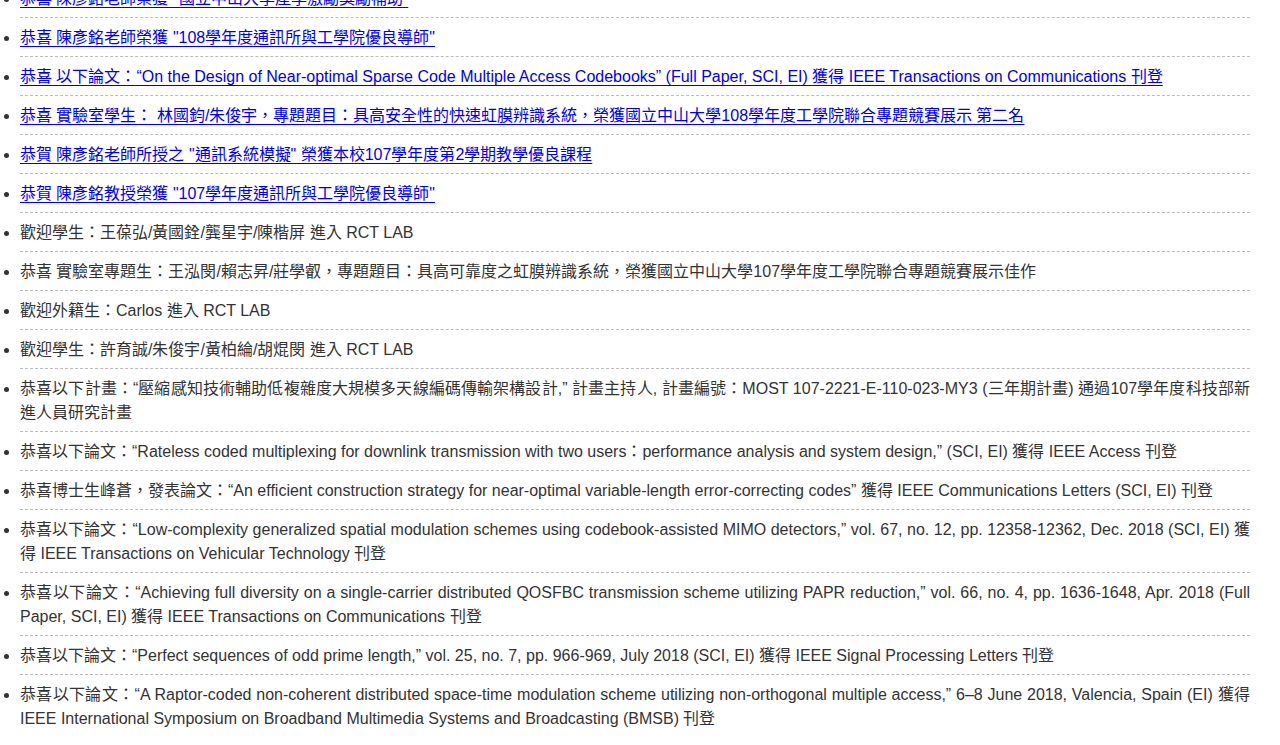
<file: news.html>
<!DOCTYPE html>
<html lang="zh-TW">

<head>
    <meta charset="UTF-8">
    <meta name="viewport" content="width=device-width, initial-scale=1.0">
    <title>NEWS</title>
    <link rel="stylesheet" href="styles.css">
</head>

<body class="home">
    <ul class="latest-news">
        <li>歡迎學生：劉致嘉/侯柏州/江俊逸/張峻堂/黃冠穎/吳睿軒 進入 RCT LAB</li>
        <li>恭喜 以下論文："On the design of near-optimal generalized block-based spatial modulation with low detection
            complexity," 獲得 IEEE Open Journal of Signal Processing 刊登</li>
        <li>恭喜 以下論文："An efficient soft-output fixed-complexity sphere decoder for large QAM constellations" 獲得 IEEE
            Transactions on Vehicular Technology 刊登</li>
        <li>恭賀 陳彥銘副教授榮升 「教授」</li>
        <li>恭賀 陳彥銘老師榮獲 112學年度國科會電信學門成果發表-優良海報展示獎</li>
        <li>恭賀 陳彥銘老師榮獲 國立中山大學工學院113年度年輕學者獎</li>
        <li>恭喜 研究生：林國鈞 獲得國立中山大學112學年度博士生優秀畢業論文獎</li>
        <li>歡迎學生：王煒華/楊家鴻/卓奕融 進入 RCT LAB</li>
        <li>恭喜 研究生：林國鈞 獲得2024鴻海科技獎</li>
        <li>恭喜 研究生：林國鈞 發表論文："A High-security-level Iris Recognition System Based on Multi-Scale Dominating Feature
            Points," 已被 IEEE Signal Processing Letters 接受</li>
        <li>歡迎學生：劉友生/蔡政紘/林奕澍/趙婉琪/胡誌宜 進入 RCT LAB</li>
        <li>恭喜 研究生：林國鈞 發表論文："A High-security-level Iris Cryptosystem Based on Fuzzy Commitment and Soft Reliability
            Extraction" 已被 IEEE Transactions on Dependable and Secure Computing 接受</li>
        <li>恭喜 以下論文：“Performance analysis and optimization of RSMA enabled UAV-aided IBL and FBL communication with
            imperfect SIC and CSI” (Full Paper, SCI, EI) 獲得 IEEE Transactions on Wireless Communications 刊登</li>
        <li>恭賀 陳彥銘老師榮獲 110學年度電信學門成果發表-優良海報展示獎</li>
        <li>恭賀 陳彥銘老師榮獲本校 110學年度第2學期 "教學優良課程" 教師。獲獎課程：多重輸入輸出無線通訊系統、現代錯誤更正編碼技術</li>
        <li>恭喜 實驗室學生：林國鈞/陳鈺享，專題題目：基於半監督式學習神經網路的一種跨域虹膜演示攻擊檢測器，榮獲國立中山大學111學年度工學院聯合專題競賽展示 優等 第二名</li>
        <li>歡迎學生：許明凱/劉伸昱/蕭博鴻/游程鈞/鄭宇翔 進入 RCT LAB</li>
        <li>恭喜 研究生：王葆弘 發表論文："A Joint Design of SCMA Codebook and PTS-based PAPR Reduction for Downlink OFDM Scheme" 已被
            IEEE Transactions on Vehicular Technology 接受</li>
        <li>恭喜 科技部計畫 「人工智慧與錯誤更正碼輔助高資訊安全與高辨識效能生物辨識架構設計」 獲得科技部優秀年輕學者研究計畫獎補助</li>
        <li>恭喜 研究生：許育誠, 吳孟宸 發表論文："On Near-optimal Codebook and Receiver Designs for MIMO-SCMA Schemes" 已被 IEEE
            Transactions on Wireless Communications 接受</li>
        <li>歡迎外籍生：Wasif Ali 進入 RCT LAB</li>
        <li>恭喜本實驗室計畫 "壓縮感知技術輔助低複雜度大規模多天線編碼傳輸架構設計" 獲得電信學門優良海報展示獎</li>
        <li>恭喜 實驗室學生：林國鈞/黃國銓/陳鈺享，專題題目：基於資料增量與對抗生成網路技術的高效能虹膜辨識系統，榮獲國立中山大學110學年度工學院聯合專題競賽展示 佳作</li>
        <li>恭喜 陳彥銘老師就任「國立中山大學資訊安全中心數位鑑識組組長」</li>
        <li>恭喜 陳彥銘老師就任「國立中山大學電信工程國際碩士學位學程主任」</li>
        <li><a href="https://engn.nsysu.edu.tw/static/file/21/1021/img/2073/538400338.pdf">恭喜
                陳彥銘老師榮獲110學年度國立中山大學「學術研究績優教師」</a></li>
        <li>歡迎學生：蔡昌佑/劉恩瑞/陳鐿心 進入 RCT LAB</li>
        <li><a href="https://ice.nsysu.edu.tw/p/406-1209-262473,r3908.php?Lang=zh-tw">恭賀 陳彥銘老師榮升 "副教授"</a></li>
        <li>恭喜 研究生:Carlos Sagastume, 王葆弘, 陳楷屏, 發表論文："Reinforcement Learning-based SCMA Codebook Design for Uplink
            Rayleigh
            Fading Channels" 已被 IEEE Wireless Communications Letters 接受</li>
        <li><a href="https://taipei.chapters.comsoc.org/awards/">恭賀 陳彥銘老師榮獲本校 "109學年度第1學期本校 教學優良課程" 教師
                。任教課程:錯誤更正碼、無線通訊</a>
        </li>
        <li><a href="https://ice.nsysu.edu.tw/p/406-1209-257202,r3908.php?Lang=zh-tw">恭賀 陳彥銘老師榮獲 "2020 IEEE
                ITSOC暨COMSOC台北/台南支會年輕學者最佳論文獎"</a></li>
        <li><a href="http://www.etop.org.tw/dsp/E12/bulletin/images/df6e692931dc7dc76e4419ba8f12acd8.png">恭喜本實驗室計畫
                "壓縮感知技術輔助低複雜度大規模多天線編碼傳輸架構設計" 入圍電信學門優良學門計畫成果</a></li>
        <li><a href="https://www.nsysu.edu.tw/p/406-1000-249639,r3244.php?Lang=en">恭賀 陳彥銘教授榮獲 "IEEE Tainan Section Best
                Young Professional Member Award"</a></li>
        <li><a href="https://ice.nsysu.edu.tw/p/406-1209-244343,r3584.php?Lang=zh-tw">恭賀 陳彥銘老師所授之 "多重輸入輸出無線通訊系統"
                榮獲本校108學年度第2學期教學優良課程</a></li>
        <li>恭喜 博士生:吳峰蒼, 發表論文："On the design of near-optimal variable-length error-correcting codes for large source
            alphabets" 已被 IEEE Transactions on Communications 接受</li>
        <li>歡迎學生：林宗憲/古軒/陳鈺享/吳孟宸 進入 RCT LAB</li>
        <li>恭賀 陳彥銘老師所授之 "無線通訊" 榮獲本校108學年度第1學期教學優良課程</li>
        <li><a href="https://ice.nsysu.edu.tw/p/406-1209-235781,r3908.php?Lang=zh-tw">恭喜 陳彥銘老師榮獲 "國立中山大學產學激勵獎勵補助"</a>
        </li>
        <li><a href="https://ice.nsysu.edu.tw/p/406-1209-229163,r3908.php?Lang=zh-tw">恭喜 陳彥銘老師榮獲 "108學年度通訊所與工學院優良導師"</a>
        </li>
        <li><a href="https://ieeexplore.ieee.org/document/9000717">恭喜 以下論文：“On the Design of Near-optimal Sparse Code
                Multiple Access Codebooks” (Full Paper, SCI, EI) 獲得 IEEE Transactions on Communications 刊登</a></li>
        <li><a href="http://ice.nsysu.edu.tw/p/406-1209-218956,r3584.php?Lang=zh-tw">恭喜 實驗室學生：
                林國鈞/朱俊宇，專題題目：具高安全性的快速虹膜辨識系統，榮獲國立中山大學108學年度工學院聯合專題競賽展示 第二名</a></li>
        <li><a href="http://ice.nsysu.edu.tw/p/406-1209-217203,r3584.php?Lang=zh-tw">恭賀 陳彥銘老師所授之 "通訊系統模擬"
                榮獲本校107學年度第2學期教學優良課程</a></li>
        <li><a href="http://engn.nsysu.edu.tw/p/406-1021-203911,r267.php?Lang=zh-tw">恭賀 陳彥銘教授榮獲 "107學年度通訊所與工學院優良導師"</a>
        </li>
        <li>歡迎學生：王葆弘/黃國銓/龔星宇/陳楷屏 進入 RCT LAB</li>
        <li>恭喜 實驗室專題生：王泓閔/賴志昇/莊學叡，專題題目：具高可靠度之虹膜辨識系統，榮獲國立中山大學107學年度工學院聯合專題競賽展示佳作</li>
        <li>歡迎外籍生：Carlos 進入 RCT LAB</li>
        <li>歡迎學生：許育誠/朱俊宇/黃柏綸/胡焜閔 進入 RCT LAB</li>
        <li>恭喜以下計畫：“壓縮感知技術輔助低複雜度大規模多天線編碼傳輸架構設計,” 計畫主持人, 計畫編號：MOST 107-2221-E-110-023-MY3 (三年期計畫) 通過107學年度科技部新進人員研究計畫
        </li>
        <li>恭喜以下論文：“Rateless coded multiplexing for downlink transmission with two users：performance analysis and
            system
            design,” (SCI, EI) 獲得 IEEE Access 刊登</li>
        <li>恭喜博士生峰蒼，發表論文：“An efficient construction strategy for near-optimal variable-length error-correcting codes”
            獲得
            IEEE Communications Letters (SCI, EI) 刊登</li>
        <li>恭喜以下論文：“Low-complexity generalized spatial modulation schemes using codebook-assisted MIMO detectors,” vol.
            67,
            no. 12, pp. 12358-12362, Dec. 2018 (SCI, EI) 獲得 IEEE Transactions on Vehicular Technology 刊登</li>
        <li>恭喜以下論文：“Achieving full diversity on a single-carrier distributed QOSFBC transmission scheme utilizing PAPR
            reduction,” vol. 66, no. 4, pp. 1636-1648, Apr. 2018 (Full Paper, SCI, EI) 獲得 IEEE Transactions on
            Communications 刊登</li>
        <li>恭喜以下論文：“Perfect sequences of odd prime length,” vol. 25, no. 7, pp. 966-969, July 2018 (SCI, EI) 獲得 IEEE
            Signal
            Processing Letters 刊登</li>
        <li>恭喜以下論文：“A Raptor-coded non-coherent distributed space-time modulation scheme utilizing non-orthogonal
            multiple
            access,” 6–8 June 2018, Valencia, Spain (EI) 獲得 IEEE International Symposium on Broadband Multimedia Systems
            and
            Broadcasting (BMSB) 刊登</li>
    </ul>
    <script src="settings.js"></script>
</body>

</html>
</file>
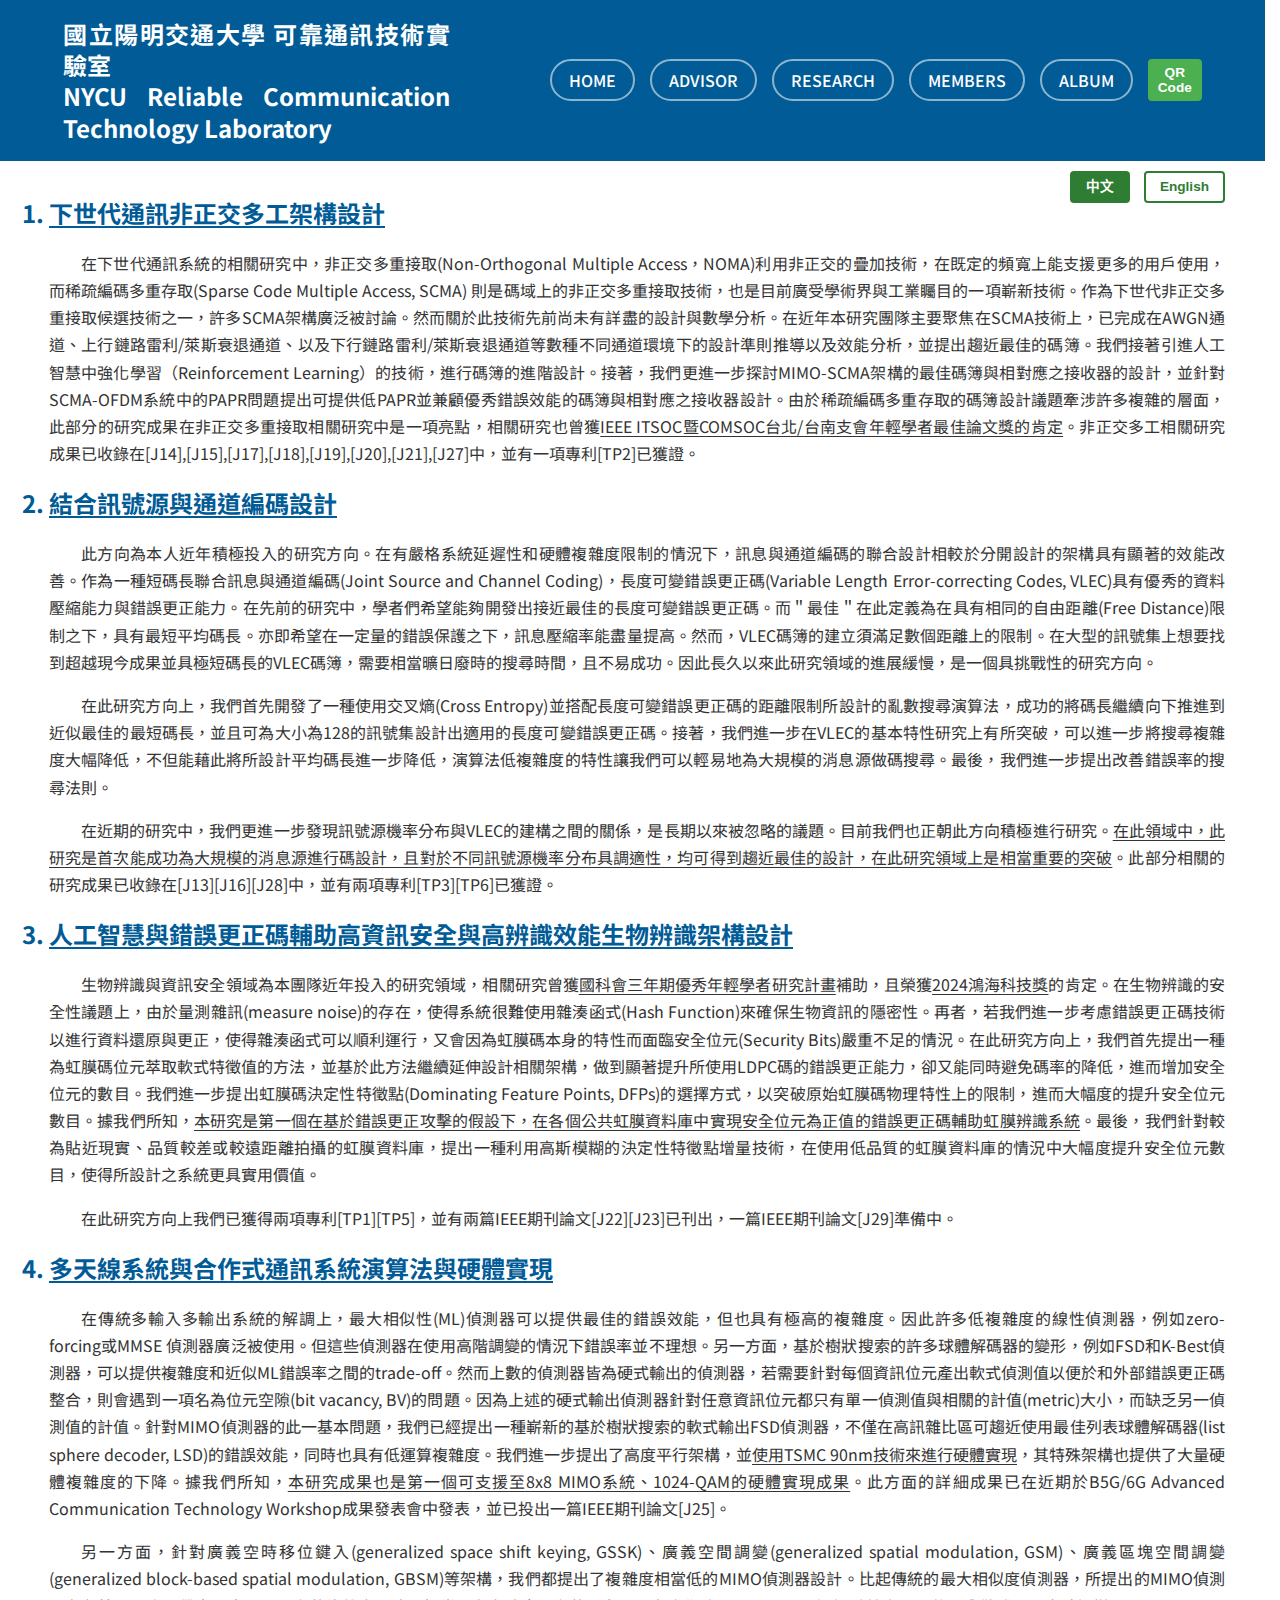
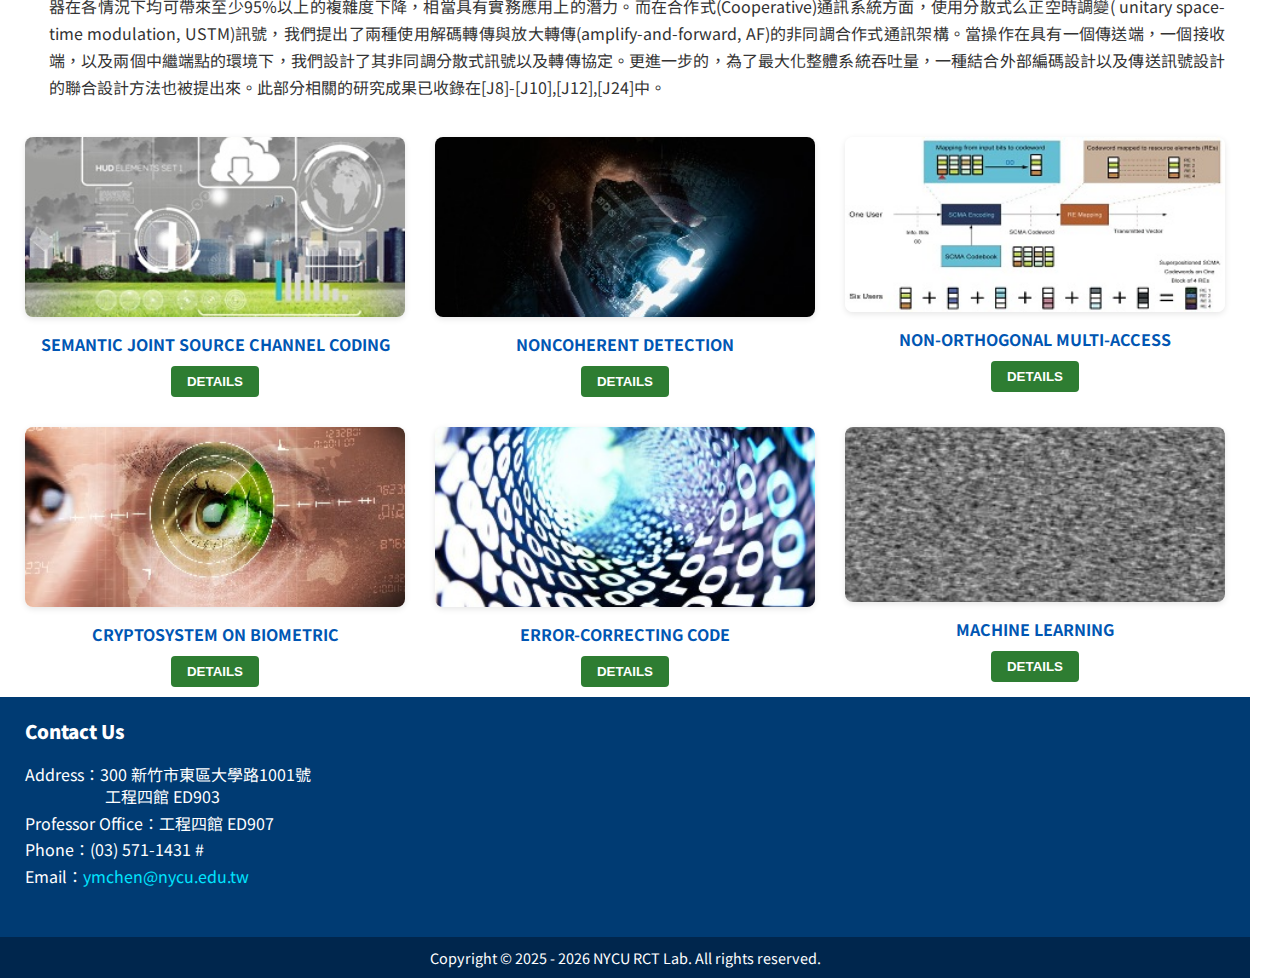
<file: research.html>
<!DOCTYPE html>
<html lang="zh-TW">

<head>
    <meta charset="UTF-8">
    <meta name="viewport" content="width=device-width, initial-scale=1.0">
    <title>NYCU RCT LAB</title>
    <link rel="stylesheet" href="styles.css">
    <link href="https://fonts.googleapis.com/css2?family=Noto+Sans+TC&display=swap" rel="stylesheet">
</head>

<body class="research">
    <div id="header-placeholder"></div>

    <main>
        <section class="research-intro container">
            <div class="lang-switch">
                <button id="btn-zh" class="active">中文</button>
                <button id="btn-en">English</button>
            </div>

            <ol>
                <li>
                    <div class="zh">
                        <u>下世代通訊非正交多工架構設計</u>
                        <p>
                            在下世代通訊系統的相關研究中，非正交多重接取(Non-Orthogonal Multiple
                            Access，NOMA)利用非正交的疊加技術，在既定的頻寬上能支援更多的用戶使用，而稀疏編碼多重存取(Sparse
                            Code Multiple Access, SCMA)
                            則是碼域上的非正交多重接取技術，也是目前廣受學術界與工業矚目的一項嶄新技術。作為下世代非正交多重接取候選技術之一，許多SCMA架構廣泛被討論。然而關於此技術先前尚未有詳盡的設計與數學分析。在近年本研究團隊主要聚焦在SCMA技術上，已完成在AWGN通道、上行鏈路雷利/萊斯衰退通道、以及下行鏈路雷利/萊斯衰退通道等數種不同通道環境下的設計準則推導以及效能分析，並提出趨近最佳的碼簿。我們接著引進人工智慧中強化學習（Reinforcement
                            Learning）的技術，進行碼簿的進階設計。接著，我們更進一步探討MIMO-SCMA架構的最佳碼簿與相對應之接收器的設計，並針對SCMA-OFDM系統中的PAPR問題提出可提供低PAPR並兼顧優秀錯誤效能的碼簿與相對應之接收器設計。由於稀疏編碼多重存取的碼簿設計議題牽涉許多複雜的層面，此部分的研究成果在非正交多重接取相關研究中是一項亮點，相關研究也曾獲<u>IEEE
                                ITSOC暨COMSOC台北/台南支會年輕學者最佳論文獎的肯定</u>。非正交多工相關研究成果已收錄在[J14],[J15],[J17],[J18],[J19],[J20],[J21],[J27]中，並有一項專利[TP2]已獲證。
                        </p>
                    </div>
                    <div class="en">
                        <u>Next-Generation Non-Orthogonal Multiple Access Schemes</u>
                        <p>
                            In next-generation communication systems, Non-Orthogonal Multiple Access (NOMA) employs
                            superposition
                            techniques to support more users within limited resources. Sparse Code Multiple Access
                            (SCMA), a
                            code-domain non-orthogonal multiple access technique, has also drawn significant attention
                            from
                            academia
                            and industry as an emerging technology. As one of the candidate technologies for
                            next-generation
                            non-orthogonal multiple access, various SCMA architectures have been extensively discussed.
                            However,
                            detailed design and mathematical analyses of this technology have been limited.
                        </p>
                        <p>
                            In recent years, our research team has mainly focused on SCMA technology, deriving design
                            criteria
                            and
                            conducting performance analyses under different channel environments, including AWGN
                            channels,
                            uplink
                            Rayleigh/Rician fading channels, and downlink Rayleigh/Rician fading channels, and proposing
                            near-optimal codebooks accordingly. Building upon this, we introduced reinforcement learning
                            techniques
                            from artificial intelligence to further enhance codebook design. Moreover, we explored
                            optimal
                            codebook
                            design and corresponding receiver architectures for MIMO-SCMA, and addressed the PAPR
                            problem in
                            SCMA-OFDM systems by proposing codebooks and receivers that achieve both low PAPR and
                            excellent
                            error
                            performance.
                        </p>
                        <p>
                            Since codebook design in SCMA involves many complex aspects, our contributions in this area
                            represent a
                            highlight within the broader field of NOMA research. Related works have been recognized with
                            the
                            <u>IEEE
                                ITSOC/COMSOC Taipei/Tainan Chapter Best Paper Award for Young Scholars</u>. Research
                            outcomes on
                            non-orthogonal multiple access have been published in [J14], [J15], [J17], [J18], [J19],
                            [J20],
                            [J21]
                            and [J27], with one granted patent [TP2].
                        </p>
                    </div>
                </li>

                <li>
                    <div class="zh">
                        <u>結合訊號源與通道編碼設計</u>
                        <p>
                            此方向為本人近年積極投入的研究方向。在有嚴格系統延遲性和硬體複雜度限制的情況下，訊息與通道編碼的聯合設計相較於分開設計的架構具有顯著的效能改善。作為一種短碼長聯合訊息與通道編碼(Joint
                            Source
                            and Channel Coding)，長度可變錯誤更正碼(Variable Length Error-correcting Codes,
                            VLEC)具有優秀的資料壓縮能力與錯誤更正能力。在先前的研究中，學者們希望能夠開發出接近最佳的長度可變錯誤更正碼。而＂最佳＂在此定義為在具有相同的自由距離(Free
                            Distance)限制之下，具有最短平均碼長。亦即希望在一定量的錯誤保護之下，訊息壓縮率能盡量提高。然而，VLEC碼簿的建立須滿足數個距離上的限制。在大型的訊號集上想要找到超越現今成果並具極短碼長的VLEC碼簿，需要相當曠日廢時的搜尋時間，且不易成功。因此長久以來此研究領域的進展緩慢，是一個具挑戰性的研究方向。
                        </p>
                        <p>
                            在此研究方向上，我們首先開發了一種使用交叉熵(Cross
                            Entropy)並搭配長度可變錯誤更正碼的距離限制所設計的亂數搜尋演算法，成功的將碼長繼續向下推進到近似最佳的最短碼長，並且可為大小為128的訊號集設計出適用的長度可變錯誤更正碼。接著，我們進一步在VLEC的基本特性研究上有所突破，可以進一步將搜尋複雜度大幅降低，不但能藉此將所設計平均碼長進一步降低，演算法低複雜度的特性讓我們可以輕易地為大規模的消息源做碼搜尋。最後，我們進一步提出改善錯誤率的搜尋法則。
                        </p>
                        <p>
                            在近期的研究中，我們更進一步發現訊號源機率分布與VLEC的建構之間的關係，是長期以來被忽略的議題。目前我們也正朝此方向積極進行研究。<u>在此領域中，此研究是首次能成功為大規模的消息源進行碼設計，且對於不同訊號源機率分布具調適性，均可得到趨近最佳的設計，在此研究領域上是相當重要的突破</u>。此部分相關的研究成果已收錄在[J13][J16][J28]中，並有兩項專利[TP3][TP6]已獲證。
                        </p>
                    </div>
                    <div class="en">
                        <u>Joint Source and Channel Coding</u>
                        <p>
                            This direction has been a major focus of our research in recent years. Under strict system
                            delay
                            and
                            hardware complexity constraints, joint design of source and channel coding can achieve
                            significant
                            performance improvements compared to separate designs. As a type of short-block-length Joint
                            Source
                            and
                            Channel Coding (JSCC), Variable Length Error-Correcting Codes (VLEC) provide strong data
                            compression
                            capability alongside error correction performance. Previous research sought to develop
                            near-optimal
                            VLECs, where “optimal” is defined as achieving the shortest average code length under the
                            same
                            free
                            distance constraint, thereby maximizing compression while maintaining a required level of
                            error
                            protection. However, constructing VLEC codebooks requires satisfying several distance
                            constraints.
                            For
                            large signal sets, searching for VLECs with extremely short code lengths has long been a
                            time-consuming
                            and challenging task, limiting progress in this area.
                        </p>
                        <p>
                            In our research, we first developed a randomized search algorithm based on cross-entropy
                            combined
                            with
                            distance constraints of VLECs, successfully pushing average code length closer to the
                            theoretical
                            minimum. This method enabled the design of VLECs for signal sets as large as 128 symbols.
                            Subsequently,
                            we achieved breakthroughs in the fundamental properties of VLECs, dramatically reducing
                            search
                            complexity. This allowed us not only to further reduce average code length but also to scale
                            designs
                            for
                            large signal sources with ease. We further proposed search strategies that improved error
                            rate
                            performance.
                        </p>
                        <p>
                            More recently, we discovered a previously overlooked relationship between the probability
                            distribution
                            of the source and VLEC construction. <u>By exploiting this connection, we successfully
                                designed
                                VLECs
                                for large-scale sources with adaptability to different source distributions, achieving
                                near-optimal
                                performance. This represents a significant breakthrough in this research area</u>.
                            Relevant
                            results
                            have been published in [J13], [J16], and [J28], with two patents [TP3], [TP6] granted.
                        </p>
                    </div>
                </li>

                <li>
                    <div class="zh">
                        <u>人工智慧與錯誤更正碼輔助高資訊安全與高辨識效能生物辨識架構設計</u>
                        <p>
                            生物辨識與資訊安全領域為本團隊近年投入的研究領域，相關研究曾獲<u>國科會三年期優秀年輕學者研究計畫</u>補助，且榮獲<u>2024鴻海科技獎</u>的肯定。在生物辨識的安全性議題上，由於量測雜訊(measure
                            noise)的存在，使得系統很難使用雜湊函式(Hash
                            Function)來確保生物資訊的隱密性。再者，若我們進一步考慮錯誤更正碼技術以進行資料還原與更正，使得雜湊函式可以順利運行，又會因為虹膜碼本身的特性而面臨安全位元(Security
                            Bits)嚴重不足的情況。在此研究方向上，我們首先提出一種為虹膜碼位元萃取軟式特徵值的方法，並基於此方法繼續延伸設計相關架構，做到顯著提升所使用LDPC碼的錯誤更正能力，卻又能同時避免碼率的降低，進而增加安全位元的數目。我們進一步提出虹膜碼決定性特徵點(Dominating
                            Feature Points,
                            DFPs)的選擇方式，以突破原始虹膜碼物理特性上的限制，進而大幅度的提升安全位元數目。據我們所知，<u>本研究是第一個在基於錯誤更正攻擊的假設下，在各個公共虹膜資料庫中實現安全位元為正值的錯誤更正碼輔助虹膜辨識系統</u>。最後，我們針對較為貼近現實、品質較差或較遠距離拍攝的虹膜資料庫，提出一種利用高斯模糊的決定性特徵點增量技術，在使用低品質的虹膜資料庫的情況中大幅度提升安全位元數目，使得所設計之系統更具實用價值。
                        </p>
                        <p>
                            在此研究方向上我們已獲得兩項專利[TP1][TP5]，並有兩篇IEEE期刊論文[J22][J23]已刊出，一篇IEEE期刊論文[J29]準備中。
                        </p>
                    </div>
                    <div class="en">
                        <u>AI- and ECC-Assisted High-Security and High-Recognition
                            Biometric Systems</u>
                        <p>
                            Biometrics and information security have become important areas of focus for our team in
                            recent years. This line of research has been <u>supported by the National Science and
                                Technology Council’s three-year Project for Excellent Junior Research Investigators and
                                recognized with the 2024 Hon Hai Technology Award</u>.
                        </p>
                        <p>
                            In biometric security, the presence of measurement noise makes it difficult to directly use
                            hash
                            functions to protect biometric information. Incorporating error-correcting codes (ECC) for
                            data
                            reconstruction and correction allows hash functions to operate properly, but iris codes
                            inherently
                            suffer from insufficient security bits.
                        </p>
                        <p>
                            To address this, we first proposed a method for extracting soft feature values of iris
                            codes,
                            which
                            significantly enhanced the error correction capability of LDPC codes without reducing code
                            rate,
                            thereby
                            increasing the number of security bits. We further introduced a method for selecting
                            Dominating
                            Feature
                            Points (DFPs) of iris codes, overcoming inherent limitations of iris code characteristics
                            and
                            dramatically increasing the number of security bits. <u>To our knowledge, this is the first
                                ECC-assisted
                                iris recognition system that achieves positive security bits under error-correction
                                attack
                                assumptions across multiple public iris databases</u>.
                        </p>
                        <p>
                            Finally, for low-quality or long-distance iris databases that more closely resemble
                            real-world
                            conditions, we proposed a Gaussian blur-based incremental DFP technique. This method
                            substantially
                            increases the number of security bits even with poor-quality datasets, improving the
                            system’s
                            practicality.
                        </p>
                        <p>
                            This line of research has resulted in two granted patents [TP1], [TP5], two published IEEE
                            journal
                            papers [J22], [J23], and one IEEE journal paper [J29] currently in preparation.
                        </p>
                    </div>
                </li>

                <li>
                    <div class="zh">
                        <u>多天線系統與合作式通訊系統演算法與硬體實現</u>
                        <p>
                            在傳統多輸入多輸出系統的解調上，最大相似性(ML)偵測器可以提供最佳的錯誤效能，但也具有極高的複雜度。因此許多低複雜度的線性偵測器，例如zero-forcing或MMSE
                            偵測器廣泛被使用。但這些偵測器在使用高階調變的情況下錯誤率並不理想。另一方面，基於樹狀搜索的許多球體解碼器的變形，例如FSD和K-Best偵測器，可以提供複雜度和近似ML錯誤率之間的trade-off。然而上數的偵測器皆為硬式輸出的偵測器，若需要針對每個資訊位元產出軟式偵測值以便於和外部錯誤更正碼整合，則會遇到一項名為位元空隙(bit
                            vacancy,
                            BV)的問題。因為上述的硬式輸出偵測器針對任意資訊位元都只有單一偵測值與相關的計值(metric)大小，而缺乏另一偵測值的計值。針對MIMO偵測器的此一基本問題，我們已經提出一種嶄新的基於樹狀搜索的軟式輸出FSD偵測器，不僅在高訊雜比區可趨近使用最佳列表球體解碼器(list
                            sphere decoder, LSD)的錯誤效能，同時也具有低運算複雜度。我們進一步提出了高度平行架構，並<u>使用TSMC
                                90nm技術來進行硬體實現</u>，其特殊架構也提供了大量硬體複雜度的下降。據我們所知，<u>本研究成果也是第一個可支援至8x8
                                MIMO系統、1024-QAM的硬體實現成果</u>。此方面的詳細成果已在近期於B5G/6G Advanced Communication Technology
                            Workshop成果發表會中發表，並已投出一篇IEEE期刊論文[J25]。
                        </p>
                        <p>
                            另一方面，針對廣義空時移位鍵入(generalized space shift keying, GSSK)、廣義空間調變(generalized spatial modulation,
                            GSM)、廣義區塊空間調變(generalized block-based spatial modulation,
                            GBSM)等架構，我們都提出了複雜度相當低的MIMO偵測器設計。比起傳統的最大相似度偵測器，所提出的MIMO偵測器在各情況下均可帶來至少95%以上的複雜度下降，相當具有實務應用上的潛力。而在合作式(Cooperative)通訊系統方面，使用分散式么正空時調變(
                            unitary space-time modulation, USTM)訊號，我們提出了兩種使用解碼轉傳與放大轉傳(amplify-and-forward,
                            AF)的非同調合作式通訊架構。當操作在具有一個傳送端，一個接收端，以及兩個中繼端點的環境下，我們設計了其非同調分散式訊號以及轉傳協定。更進一步的，為了最大化整體系統吞吐量，一種結合外部編碼設計以及傳送訊號設計的聯合設計方法也被提出來。此部分相關的研究成果已收錄在[J8]-[J10],[J12],[J24]中。
                        </p>
                    </div>
                    <div class="en">
                        <u>Algorithms and Hardware Implementations for Multi-Antenna and
                            Cooperative Communication Systems</u>
                        <p>
                            In conventional MIMO systems, maximum likelihood (ML) detectors provide optimal error
                            performance
                            but
                            suffer from prohibitively high complexity. As a result, many low-complexity linear
                            detectors,
                            such
                            as
                            Zero-Forcing and MMSE, are widely used. However, these detectors yield unsatisfactory error
                            rates
                            under
                            high-order modulation. On the other hand, tree-search-based sphere decoders (such as FSD and
                            K-Best)
                            offer a trade-off between complexity and near-ML error performance, but most are hard-output
                            detectors.
                            When soft outputs are required for integration with external ECC, they encounter the bit
                            vacancy
                            (BV)
                            problem, as they only provide a single detection value and metric per bit.
                        </p>
                        <p>
                            To address this, we proposed a novel tree-search-based soft-output FSD detector. It achieves
                            near-LSD
                            (list sphere decoder) error performance in high-SNR regions while maintaining low
                            computational
                            complexity. <u>Furthermore, we designed a highly parallel architecture and implemented it in
                                TSMC
                                90nm
                                technology, achieving substantial reductions in hardware complexity. To our knowledge,
                                this
                                is
                                the
                                first hardware implementation supporting up to 8×8 MIMO systems with 1024-QAM</u>.
                            Detailed
                            results
                            were presented at the B5G/6G Advanced Communication Technology Workshop and submitted to an
                            IEEE
                            journal
                            [J25].
                        </p>
                        <p>
                            Additionally, for architectures such as generalized space shift keying (GSSK), generalized
                            spatial
                            modulation (GSM), and generalized block-based spatial modulation (GBSM), we developed
                            extremely
                            low-complexity MIMO detector designs. Compared to traditional ML detectors, our proposed
                            designs
                            achieve
                            at least a 95% reduction in complexity, making them highly practical. In cooperative
                            communication
                            systems, using unitary space-time modulation (USTM) signals, we proposed two non-coherent
                            cooperative
                            communication architectures employing decode-and-forward and amplify-and-forward relaying.
                            For
                            systems
                            with one transmitter, one receiver, and two relays, we designed non-coherent distributed
                            signals
                            and
                            relaying protocols. To maximize system throughput, we further proposed a joint design method
                            combining
                            external coding with signal design. These results have been published in [J8]–[J10], [J12],
                            and
                            [J24].
                        </p>
                    </div>
                </li>
            </ol>
        </section>
        <section class="gallery-section container">
            <div class="gallery-row">
                <div class="gallery-item">
                    <img src="images/Research/500491777_resized.jpg" alt="Sample 1">
                    <h4>SEMANTIC JOINT SOURCE CHANNEL CODING</h4>
                    <button class="details-btn" data-title="Semantic Joint Source Channel Coding"
                        data-text="<p>Shannon在消息理論中提出，訊息編碼與通道編碼可分開設計與實現而不會影響整體系統的最佳性。然而，此結論是漸進式的，而且是基於無限制的碼長與編碼延遲等假設。在許多貼近現實的環境中，將兩種編碼過程整合於單一設計的聯合訊源通道編碼(Joint Source Channel Coding, JSCC)已被證實優於分開設計的系統，尤其是在具有嚴格解碼延遲與硬體複雜度限制的系統。而作為一種JSCC，長度可變錯誤更正 (Variable Length Error Correcting, VLEC) 碼具有低複雜度、優秀的資料壓縮能力以及錯誤更正能力。在先前的研究中，學者們希望能夠開發出趨近最佳的VLEC碼。此「最佳」的定義是指在具有相同的自由距離(Free Distance)限制之下，可得到最短的平均碼長。然而，VLEC碼簿的建立須滿足數個距離上的限制。在大規模的訊號集上想要找到超越現今成果並具極短碼長的VLEC碼簿，需要曠日廢時的搜尋時間，且不易成功。因此長久以來此研究領域的進展緩慢，是一個具挑戰性的研究方向。</p><p>另一方面，Shannon 和 Weaver 曾提出通訊理論的一般性定義，其中包括三個層次的問題：技術(Technical)問題、語義(Semantic)問題和效能(Effectiveness)問題。在經典的數位通訊系統中，不論訊息編碼或通道編碼，皆僅使用統計特性來解決技術問題。例如傳統的訊息編碼利用訊號源統計特性，通道編碼則緊隨其後，以保護符號免受傳輸錯誤的影響。然而高層次的信息則被忽視，特別是對於具結構化的訊號源，如圖像和文本。與經典的聯合訊源通道編碼相比，我們認為發展可對語義信息進行編碼的語義聯合訊源通道編碼（Semantic Joint Source Channel Coding）可以更有效地處理信息的傳收。</p><p>我們目前已在VLEC的研究方向上有了相當重要的成果。基於亂數搜尋演算法以及VLEC基本特性的理論研究上突破性的進展，我們已可將設計複雜度大幅降低，不但能將所設計的VLEC平均碼長大幅度縮短到近似最佳的極短碼長，且已可輕易地為大規模碼簿進行碼搜尋。所得到的VLEC碼簿，在碼長與錯誤率兩方面的表現上都有了顯著的提升，是此研究領域上相當重要的突破。基於這方面的成果，在進階的研究中，我們首先著眼於對於不同的訊號源機率分布，都能建立近似最佳的VLEC碼簿。接著，我們會將VLEC碼簿與傳統強大的通道編碼做整合設計，建立嶄新的聯合訊源通道編碼架構。在第三階段，我們會結合在JSCC上已有的基礎，以半神經元模型半確定性編碼架構的模型基礎，去建構嶄新的的語義聯合訊源通道編碼設計。由於此方向的研究相當具挑戰性，非常歡迎對語義聯合訊源通道編碼此一前瞻性議題有興趣的朋友加入我們的研究團隊！</p>">DETAILS</button>
                </div>
                <div class="gallery-item">
                    <img src="images/Research/Puzzle (2)_resized.jpg" alt="Sample 2">
                    <h4>NONCOHERENT DETECTION</h4>
                    <button class="details-btn" data-title="Noncoherent Detection"
                        data-text="<p>在一般的通訊系統的設計，常常基於通道資訊在接收端完美已知的假設之下進行討論，或假設通道估計可完美的進行。然而，在現實的無線通道環境中，傳送端與接收端的移動性(mobility)，相位同步問題，以及其它可能的因素常會導致未知且時變的衰退通道。尤其在通道變化快速的形況下，接收端往往難以做到精確的通道估計。</p><p>通道估計問題在許多情況下將特別難以實現。例如在分散式多輸入多輸出系統中，為了形成一個虛擬天線陣列，我們必須將傳送資訊可靠的傳遞到每個中繼端點，這暗示了精確通道估計必須在每個中繼端點（虛擬傳送天線）上被實現。在快速衰退通道下，我們需要使用相當多的嚮導信號（pilot symbol）來達到精確通道估計的效果。如此一來將導致頻寬和傳送能量上的浪費，然而，這兩項卻恰恰是在行動裝置上十分珍貴的資源。另外，在現今5G的候選技術中，大規模多天線(Massive MIMO)系統是一個相當受矚目的技術，預計可顯著的提升系統吞吐量與傳輸可靠度。然而，在一個大規模多天線系統中，由於通道鏈結為數眾多，花費在通道估測上所需嚮導訊號將造成大量能量與頻寬上的浪費。因此，通道估測實行上的困難成為大規模多天線系統實現上所將面對的一個重要議題。</p><p>因此，為了解決複雜的通道估測問題，非同調(Noncoherent)通訊架構，即，在傳送端與接收端都不需要通道資訊的假設下的系統，是一個可能的解決方案。</p><p>透過非同調訊號與相對應接收機的設計，接收端不需進行通道估測，依然可以進行訊號解調。然而，在MIMO環境下，當傳送天線的數量增加，非同調架構的設計依然面臨兩個極具挑戰性的難題：第一個問題是在文獻中提到，在非同調區塊衰退通道下，為了達到全分集(full diversity)，所設計的訊號矩陣時間長度須為傳送天線的兩倍。如此一來若考慮大規模的傳送天線數量，將與基於通道估測的系統相似，遭受較長的訊號延遲與頻寬效益上的浪費。另一個問題是，傳統非同調訊號的設計通常不具有良好的結構性，且使用最大相似性（maximum likelihood, ML）偵測器來進行訊號解調。在考慮較長的訊號矩陣時間長度且較高的調變率(modulation rate)的情形下，使用最大相似性偵測器將帶來極高的解調複雜度。因此，以上兩個議題將是非同調大規模多天線系統設計上極具挑戰性的難題。</p><p>本實驗室長期以來在非同調通訊的研究上已有相當成果，目前的研究方向著重在結合壓縮感知 (compressed sensing)的相關技術，進行低複雜度非同調大規模多天線編碼傳輸架構設計。歡迎有興趣的新生加入本研究群的行列！</p>">DETAILS</button>
                </div>
                <div class="gallery-item">
                    <img src="images/Research/SCMA.jpg" alt="Sample 3">
                    <h4>NON-ORTHOGONAL MULTI-ACCESS</h4>
                    <button class="details-btn" data-title="Non-Orthogonal Multi-Access"
                        data-text="<p>NOMA被認為是5G和Beyond 5G有力的候選方案，而與傳統的OMA方案相反，NOMA的主要區別特徵是在非正交(Non-Orthogonal)資源分配的輔助下，與正交(Orthogonal)資源相比，它支援的用戶數更多，而此技術會通過消除用戶間複雜的干擾來實現支援更多的用戶數，但也因此增加接收機的複雜度為代價。</p><p>而在傳統的4G網絡中，正交頻分多址（OFDMA）作為OFDM自然延伸的技術，其中將每個用戶的信息分配給子載波的子集。另外在NOMA中，每個用戶都可以使用所有子載波。現今因為進階多媒體應用（例如，超高清視頻，虛擬實境(VR)等）所需的無線網路速度迅速提升，以及物聯網（IoT）所要求的用戶訪問需求急劇增長，第五代（5G）網絡在支持大規模數據流量方面面臨挑戰。而非正交多址（NOMA）是第三代合作夥伴計劃長期演進（3GPP-LTE-A）所提出的一種有發展性的技術。現有的NOMA依賴於 power-domain 或 code-domain 的復用(multiplexing)，因此能夠借助非正交資源共享來提高頻譜效率。而且，NOMA這個技術能夠在等級不足(rank-deficient)的情況下運行，從而有助於支持大規模連接，所以NOMA被認為是一個非常有潛力的5G候選方案。</p><p>在code-domain上，NOMA的相關技術有低密度簽記(LDS)、疏碼多工存取(SCMA)、模式多重接取(PDMA)，低密度簽記是一種低密度版本的CDMA。使得我們可以用可行複雜度的接收機來達到近似MAP的性能。而SCMA則是希望改善LDS的錯誤率性能，同時保留低密度的特性使得一樣能合理使用近似MAP性能的接收機。跟LDS步驟最大的不同在於位元轉換成星座符元的映射以及擴展成會合併在一起的SCMA碼本映射。所以位元會透過SCMA碼本轉換成多維度的碼字。每個用戶會有自己專門的碼本，所以SCMA可以想成是一個二進位維度變成多維的複數維度編碼流程。與CDMA相比，多維度碼字調變技術的星座成型增益(constellation shaping gain)是主要優勢所在。</p><p>而在power-domain上，NOMA的分集增益(diversity gain)主要源自於傳輸訊號在power-domain上的功率疊加，已經有許多研究結果(例如，outage probability、achievable capacity、weak users’ rate guarantees、 cell-edge user experiences)顯示有利於NOMA。</p><p>此外，在傳送端完美的SC、在接收端的零錯誤SIC、最佳化功率分配、面向QoS使用者保障、適當的用戶配對以及良好的鏈路適應性，皆可為NOMA提供最大的優勢。</p><p>本實驗室長期以來在頻譜利用效率的通訊研究上已有相當成果，目前的研究方向著重在疏碼多工存取(SCMA)的相關技術，透過AI來尋找更好的SCMA碼本來達成錯誤率下降。歡迎有興趣的新生加入本研究群的行列！</p>">DETAILS</button>
                </div>
                <div class="gallery-item">
                    <img src="images/Research/shutterstock_175690007_resized.jpg" alt="Sample 4">
                    <h4>CRYPTOSYSTEM ON BIOMETRIC</h4>
                    <button class="details-btn" data-title="Cryptosystem on Biometric"
                        data-text="<p>雖然以指紋、虹膜為代表的生物辨識系統，在辨識精確度和速度上已經可以滿足實用的要求，但是系統的安全性卻不一定能得到可靠的保證。以指紋為例，傳統的指紋辨識系統大多數採用細節點(minutiae)作為辨識的特徵，並且將細節點位置、方向等資訊以裸資料的形式儲存作為範本(Template)以便比對。通常人們認為，該儲存的範本內容是指紋細節點資訊，而不是原始的指紋影像，不會洩漏原始的指紋資訊。然而，已有研究成果表明，攻擊者能以成功率高於95%的機率，從指紋細節資料恢復出原始的指紋影像，進而用該影像攻擊原系統。另一方面，生物特徵的持久性和穩定性使得它能伴隨人的一生，然而一旦丟失，將導致永久性傷害，因為一但被成功攻擊，該生物特徵將永久不可用。人的生物特徵是有限的，不像密碼或者身分卡可以隨意撤銷更改。由此可見，在這樣的應用環境中，生物特徵的固有性反而成為了缺陷。</p><p>雖然以指紋、虹膜為代表的生物辨識系統，在辨識精確度和速度上已經可以滿足實用的要求，但是系統的安全性卻不一定能得到可靠的保證。以指紋為例，傳統的指紋辨識系統大多數採用細節點(minutiae)作為辨識的特徵，並且將細節點位置、方向等資訊以裸資料的形式儲存作為範本(Template)以便比對。通常人們認為，該儲存的範本內容是指紋細節點資訊，而不是原始的指紋影像，不會洩漏原始的指紋資訊。然而，已有研究成果表明，攻擊者能以成功率高於95%的機率，從指紋細節資料恢復出原始的指紋影像，進而用該影像攻擊原系統。另一方面，生物特徵的持久性和穩定性使得它能伴隨人的一生，然而一旦丟失，將導致永久性傷害，因為一但被成功攻擊，該生物特徵將永久不可用。人的生物特徵是有限的，不像密碼或者身分卡可以隨意撤銷更改。由此可見，在這樣的應用環境中，生物特徵的固有性反而成為了缺陷。</p><p>我們團隊以生物特徵加密系統為主要研究的目標，因為錯誤更正碼對於絕大多數的生物特徵加密系統都存在舉足輕重的價值，此一關鍵技術也是本團隊對此研究方向切入的優勢所在。生物特徵加密系統中存在兩個研究主流: (1)模糊承諾方案(Fuzzy Commitment Scheme): Juels 和Wattenberg於1999年提出了一種模糊承諾方案，他們將錯誤更正碼技術與生物特徵結合在一起形成一種典型的密鑰綁定方案。這個方案是由密碼學的比特承諾方案(bit commitment scheme)延伸而來，並藉用了其中的承諾、證據等概念，將其用於生物特徵這種本質上模糊(fuzzy)的資料中。(2)模糊保險箱方案(Fuzzy Vault Scheme): 模糊保險箱方案是指紋加密領域最為經典的實用化方案。該方案最初由Juels與Sudan二人於2002年在模糊承諾方案的基礎上提出。其演算法最大的特點，是添加以假亂真的雜湊點(Chaff points)的加密過程，並很好地把生物特徵的模糊性和密碼演算法的精確性相結合。歡迎有興趣的新生加入本研究群的行列！</p>">DETAILS</button>
                </div>
                <div class="gallery-item">
                    <img src="images/Research/wangluo2_043_resized.jpg" alt="Sample 5">
                    <h4>ERROR-CORRECTING CODE</h4>
                    <button class="details-btn" data-title="Error-Correcting Code"
                        data-text="<p>在現今的社會中，通訊技術實現在人們的日常生活，大家都想正確的將訊息傳達給遠處的人。但是在現實中往往會因為自然環境產生的干擾或電子零件產生的雜訊，使得資料傳輸時產生失真，讓接收到的資料產生錯誤，這時候如果有方法可以將收到的錯誤資訊還原回正確的資料，就可以避免不可靠的通訊。</p><p>學者Claude Shannon在所建構的消息理論中昭示，只要符合通道的特定條件，就可能使得訊息傳輸發生錯誤的機率達到任意小，同時還告訴我們在特定的通道環境假設下，錯誤效能的極限在哪裡，從此之後，使得通訊系統的研究進入一個新的階段，有眾多科學家研究他的理論，並促使錯誤更正碼(Error Correcting Code)的研究領域蓬勃發展。</p><p>為了克服通道環境引起的傳輸錯誤而加諸於傳送訊息的編碼方法，是使用錯誤更正碼（Error Correcting Coding)在傳送訊息中加入冗餘（Redundancy）位元，讓接收端的解碼器能經由所設計的編碼架構去偵測並更正傳輸錯誤，因此在同一訊號雜訊比時，位元錯誤率會降低，但也會導致整體傳輸位元數增加，而使得傳輸速率降低，設計時須同時考慮這兩個因素。</p><p>本實驗室目前所專注之編碼研究為低密度奇偶檢查碼(Low density parity check code)和極化碼(Polar code) 在近年Polar Code 已被3GPP納入Control Channel的5G標準當中，Polar Code是本實驗室錯誤更正碼方向上所著重的研究題目之一。歡迎對5G前瞻行動通訊技術有興趣的新生加入我們的研究團隊！</p>">DETAILS</button>
                </div>
                <div class="gallery-item">
                    <img src="images/Research/machinelearning.gif" alt="Sample 6">
                    <h4>MACHINE LEARNING</h4>
                    <button class="details-btn" data-title="Machine Learning"
                        data-text="<p>近期一個德國駭客組織成功使用偽造虹膜破解了三星Galaxy S8的虹膜識別系統。由於在各種攻擊方法中，偽造假虹膜外觀的物體是最大量的攻擊虹膜識別系統的方法，虹膜活力檢測(Iris Liveness Detection)已顯示其安全性上的重要性。幾種常見的假虹膜類型有人工眼球模型、彩色隱形眼鏡、合成虹膜圖像、印在紙上的印刷虹膜圖案、在LCD上顯示虹膜圖像/視頻等。虹膜活力檢測的目的在於識別輸入虹膜圖像是否由活體個體而來，可以有效降低被假虹膜圖像攻擊的風險。基於卷積神經網路（Convolution Neural Network, CNN）的檢測方法也已在中陸續被提出，且在不同的資料庫上表現出優異的性能。然而，目前在此領域上的演算法對於跨域(Cross domain)問題還尚無妥善的解決方法。這是因為在跨域的情形下，訓練階段以及檢測階段在擷取影像時擁有不同的環境、感測器等等，而兩階段所產生的影像將會有風格不一的現象，對於對訓練數據有高度依賴性的檢測系統而言，這使得檢測效能大幅降低，以至於離可接受的準確率還有一大段距離。</p><p>我們將研究呈現攻擊檢測中，跨域設定所造成大幅效能限制的一項具挑戰性議題。第一步，我們將先透過虹膜活體檢測競賽中同域以及跨域所使用的資料庫，設計出一個高效能的虹膜呈現攻擊檢測系統。我們將採兩階段來逐步建構此檢測系統。在第一階段中，我們會先建立一個基於深度學習的同域檢測系統，其中我們會應用到多種的損失函數(loss function)，包含能夠強化同類分類的中心損失函數(center loss function)以及加深類外差異的三元損失函數(triplet loss function)，透過訓練資料盡其所能的在攻擊檢測期間區分出真假虹膜，以獲得一個強大的同域呈現攻擊檢測卷積神經網路模型。在第二階段，我們將開始研究最難以突破的跨域檢測，其困難的原因是：一個呈現攻擊檢測卷積神經網路模型在同域設定下再怎麼訓練，於另一個未知的非監督域(unsupervised domain)中在沒有任何真假標記(Label)的資料的情況下，都非常難得到好的檢測結果。其根本原因源自於兩域之間資料分佈差異過大。事實上，跨域的問題不外乎就出在目標域(target domain)與資源域(source domain)的環境或感測器情況的不同，導致多種元素的不匹配。針對這個問題，目前我們認為可能有幾個可行的解決方法:</p><p>引入生成對抗網路(Generative Adversarial Network, GAN)：它以生成器及判別器兩者疊代對抗更新的方式來訓練判別器，經此過程後，判別器會獲得相當高等級的辨別能力。如果我們利用它來改善檢測模型，相信會得到一個很好的方法來消除目標域所造成差異的元素。另外，考慮到循環生成對抗網路(Cycle-Consistent Adversarial Networks, CycleGAN)有很好的轉換域的能力，我們也計畫藉由其強力的轉換效能，將目標域轉換回資源域，讓目標域的受測資料盡可能適應原本的檢測系統。此兩項技術相信會是稍有建設性的跨域問題解決方式，不過其可能會產生一個問題：在目標域辨別真假資料時，關鍵的真假特徵有機率在轉化途中被淡化，導致準確度大打折扣。第二個解決方案是考慮一個逆向循環生成對抗網路。此想法對於第一點不同的地方在於，它的精神並非讓目標域的資料分佈趨近於資源域的資料分佈，進而適應資源域下訓練好的呈現攻擊檢測卷積神經網路模型，而是在目標域中創建一個全新的檢測模型。在以往的研究方法下，這個想法是無法達到的。因為在跨域設定下，我們可以從目標環境中採集到許多目標域的影像，但是無法得到對應標記，這使以往的研究無法為目標域訓練一個量身打造的檢測系統，這也是如今呈現攻擊檢測在跨域設定下，仍無法有大幅突破的其中一個因素。逆向循環生成對抗網路的想法建立在雙向性的循環生成對抗網路，當我們成功地轉換了目標域及資源域的當下，一個橋梁就被完整的搭建好，此時我們把資源域的資料轉換成目標域，設立出一個擁有真假標記的目標域資料庫，再為其訓練出一個量身訂做的呈現攻擊檢測卷積神經網路模型，而非讓其屈就於他域中所建立的檢測模型。由另一個角度來思考這個問題，其實檢測系統最重要的能力就是要能辨別真假影像。前兩種方法由於目標域的影像無法知道真假，在轉換影像時，生成網路模型很有可能改變了原始的真假特徵。因此我們提出第三個解決方案：將目標域的影像轉換回資源域時，生成網路的學習對象只放入資源域真實的影像，轉換以後進行資源域檢測系統的辨別，爾後只取被辨別為真實的影像回饋到轉換前，並做為一個新生成網路的輸入。如此疊代訓練強化生成網路抓取真實影像特徵的能力。我們相信這樣的做法能夠讓呈現攻擊檢測跨域議題的探討解法再更高一個層次，更合理且有建設性的攻克多年來跨域設定的瓶頸，防止檢測系統在未知領域下的呈現攻擊。歡迎有興趣的新生加入本研究群的行列！</p>">DETAILS</button>
                </div>
            </div>
        </section>

        <!-- Modal 視窗（只需要一個） -->
        <div id="details-modal" class="modal">
            <div class="modal-content">
                <h3 id="modal-title"></h3>
                <p id="modal-text"></p>
            </div>
        </div>
    </main>

    <div id="footer-placeholder"></div>

    <script src="settings.js"></script>
</body>

</html>
</file>
<file: styles.css>
/* === 全域設定：字體、間距、滾動行為 === */
html,
body {
    font-family: 'Noto Sans TC', 'Microsoft JhengHei', sans-serif;
    margin: 0;
    padding: 0;
    scroll-behavior: smooth;
    overflow-y: scroll;
    scrollbar-gutter: stable;
}

/* === 歡迎畫面容器 === */
#welcome-screen {
    padding: 20px;
    box-sizing: border-box;
    position: fixed;
    inset: 0;
    display: flex;
    flex-direction: column;
    justify-content: center;
    align-items: center;
    background: black;
    color: white;
    text-align: center;
    z-index: 2000;
    overflow: hidden;
    animation: fadeOut 2s ease forwards;
    animation-delay: 1s;
}

/* === 歡迎畫面背景圖 === */
#welcome-screen img {
    position: absolute;
    inset: 0;
    width: 100%;
    height: 100%;
    object-fit: cover;
    filter: brightness(0.6);
    z-index: -1;
}

/* === 歡迎畫面標題 === */
#welcome-screen h1 {
    font-size: 4.5rem;
    font-weight: 700;
    margin: 0;
    text-shadow: 0 3px 8px rgba(0, 0, 0, 0.6);
}

/* === 歡迎畫面副標題 === */
#welcome-screen p {
    font-size: 2rem;
    margin-top: 15px;
    font-weight: 500;
    text-shadow: 0 2px 6px rgba(0, 0, 0, 0.5);
}

/* === 圖片來源註記 === */
#welcome-screen .img-credit {
    position: absolute;
    bottom: 10px;
    right: 15px;
    font-size: 0.75rem;
    color: rgba(255, 255, 255, 0.7);
    text-shadow: 0 1px 3px rgba(0, 0, 0, 0.6);
    z-index: 1;
}

/* === 淡出動畫 === */
@keyframes fadeOut {
    to {
        opacity: 0;
        visibility: hidden;
    }
}

/* === Header 樣式 === */
header {
    background-color: #005B96;
    color: #fff;
    position: fixed;
    top: 0;
    left: 0;
    width: 100%;
    z-index: 1000;
    transition: all 0.3s ease;
}

/* === Header 容器 === */
.header-container {
    width: 90%;
    max-width: 1600px;
    margin: 0 auto;
    display: flex;
    justify-content: center;
    align-items: center;
    padding: 18px 10px;
    gap: 100px;
    transition: padding 0.3s ease;
}

/* === 捲動後縮小高度 + 陰影 === */
header.scrolled {
    box-shadow: 0 2px 8px rgba(0, 0, 0, 0.2);
}

header.scrolled .header-container {
    padding: 8px 10px;
}

/* === Logo 區塊 === */

.logo h1 {
    font-size: 1.5rem;
    margin: 0;
    line-height: 1.3;
}

/* === 導覽列容器 === */
.nav {
    display: flex;
    align-items: center;
    gap: 15px;
}

.nav ul {
    list-style: none;
    display: flex;
    gap: 15px;
    margin: 0;
    padding: 0;
}

/* === 導覽列連結樣式 === */
.nav a {
    display: inline-block;
    padding: 11px 17px;
    border: 2px solid rgba(255, 255, 255, 0.55);
    border-radius: 9999px;
    color: #fff;
    text-decoration: none;
    font-weight: 500;
    line-height: 1;
    transition: border-color .2s ease, background-color .2s ease, color .2s ease;
}

.nav a:hover {
    border-width: 2.5px;
    border-color: rgba(255, 255, 255, 0.85);
    background-color: rgba(255, 255, 255, 0.10);
}

.nav a:focus-visible {
    outline: 2px solid #00E5FF;
    outline-offset: 2px;
    border-color: rgba(255, 255, 255, 0.85);
}

/* === QR Code 按鈕 === */
.qr-btn {
    padding: 4px 8px;
    border: 2px solid #4CAF50;
    border-radius: 4px;
    background: #4CAF50;
    color: #fff;
    font-size: 0.85rem;
    font-weight: 600;
    cursor: pointer;
    transition: all 0.3s;
}

.qr-btn:hover {
    background: #3d8b40;
    border-color: #3d8b40;
}

/* === Modal 背景 === */
.qr-modal {
    display: none;
    position: fixed;
    inset: 0;
    background: rgba(0, 0, 0, 0.6);
    z-index: 5000;
}

/* === Modal 顯示狀態 === */
.qr-modal.show {
    display: flex;
    justify-content: center;
    align-items: center;
}

/* === Modal 內容 === */
.qr-modal-content {
    position: absolute;
    top: 50%;
    left: 50%;
    transform: translate(-50%, -50%);
    background: #fff;
    padding: 20px 30px;
    border-radius: 8px;
    text-align: center;
    max-width: 300px;
    width: 90%;
}

.qr-modal-content img {
    width: 100%;
    height: auto;
    margin-top: 10px;
}

.qr-modal-content .close {
    position: absolute;
    top: 10px;
    right: 14px;
    font-size: 1.5rem;
    cursor: pointer;
    color: #666;
}

.qr-modal-content .close:hover {
    color: #000;
}

/* === 桌機版：漢堡隱藏 === */
.menu-toggle {
    display: none;
}

/* === 手機版響應式 === */
@media (max-width: 768px) {

    .header-container {
        padding: 18px 10px;
        gap: 25px;
    }

    .logo h1 {
        font-size: 1.1rem;
        line-height: 1.4;
    }

    /* === 漢堡按鈕 === */
    .menu-toggle {
        display: block;
        background: none;
        border: none;
        font-size: 2rem;
        color: #fff;
        cursor: pointer;
        position: relative;
        z-index: 2100;
    }

    /* === 手機版下拉選單 === */
    .nav ul {
        display: none;
        flex-direction: column;
        position: absolute;
        top: 100%;
        left: 0;
        width: max-content;
        background: #fff;
        border: 1px solid #005B96;
        border-radius: 4px;
        padding: 8px 0;
        z-index: 2000;
        box-shadow: 0 2px 6px rgba(0, 0, 0, 0.15);
    }

    .nav ul.show {
        display: flex;
        animation: slideDown 0.25s ease;
    }

    .nav ul li {
        text-align: left;
    }

    .nav ul li a {
        display: block;
        padding: 10px 16px;
        font-size: 0.9rem;
        color: #005B96;
        font-weight: 600;
        text-decoration: none;
        white-space: nowrap;
    }

    .nav ul li a:hover {
        background: #f0f8ff;
        color: #003f6b;
    }
}

/* === 下拉動畫 === */
@keyframes slideDown {
    from {
        opacity: 0;
        transform: translateY(-8px);
    }

    to {
        opacity: 1;
        transform: translateY(0);
    }
}

/* ===== Footer 整體樣式 ===== */
footer {
    background-color: #003B73;
    color: #fff;
    padding-top: 20px;
}

/* Footer 內容容器：限制寬度、排版 */
.footer-container {
    max-width: 1200px;
    margin: 0 auto;
    display: flex;
    flex-wrap: wrap;
    gap: 20px;
    padding: 0 20px 20px;
    align-items: stretch;
}

/* 聯絡資訊區塊 */
.contact-info {
    flex: 1 1 250px;
}

/* 聯絡資訊標題 */
.contact-info h3 {
    margin-top: 0;
}

/* 聯絡資訊列表：清除預設樣式 */
.contact-list {
    list-style: none;
    margin: 0;
    padding: 0;
}

/* 聯絡資訊列表項目：縮排對齊 */
.contact-list li {
    margin-bottom: 4px;
    line-height: 1.4;
    padding-left: 80px;
    text-indent: -80px;
}

/* 地圖區塊 */
.map {
    flex: 2 1 400px;
    min-height: 200px;
}

/* Footer 連結樣式 */
footer a {
    color: #00E5FF;
    text-decoration: none;
}

/* Footer 連結 hover 效果 */
footer a:hover {
    text-decoration: underline;
}

/* 版權文字區塊 */
footer .copyright {
    text-align: center;
    font-size: 0.9rem;
    padding: 10px 0;
    background-color: #00264d;
}

/* ===== 浮動回到頂部按鈕（圓形固定樣式） ===== */
.back-to-top-btn {
    position: fixed;
    bottom: 20px;
    right: 20px;
    width: 50px;
    height: 50px;
    line-height: 50px;
    text-align: center;
    background-color: #4CAF50;
    color: #FFFFFF;
    font-size: 20px;
    font-weight: bold;
    text-decoration: none;
    border-radius: 50%;
    box-shadow: 0 4px 6px rgba(0, 0, 0, 0.3);
    transition: background-color 0.3s, opacity 0.3s;
    z-index: 1000;
    opacity: 0;
    pointer-events: none;
}

/* ===== 顯示狀態（滾動後出現） ===== */
.back-to-top-btn.show {
    opacity: 1;
    pointer-events: auto;
}

/* ===== hover 效果（只變色，不縮放） ===== */
.back-to-top-btn:hover {
    background-color: #45a049;
}

/* ===== 針對index.html ===== */
/* === 全域設定：字體、行高、顏色、對齊 === */
body.home {
    font-size: 1rem;
    line-height: 1.7;
    color: #333;
    text-align: justify;
}

/* === 圖片區塊外框 === */
body.home .main-top-img-wrapper {
    position: relative;
    width: 90%;
    margin: 0 auto 15px auto;
    overflow: hidden;
    max-width: 1200px;
    border-radius: 8px;
    box-shadow: 0 2px 6px rgba(0, 0, 0, 0.08);
}

/* === 圖片本身樣式 === */
body.home .main-top-img-wrapper .main-top-img {
    display: block;
    width: 100%;
    height: auto;
    max-height: 500px;
    object-fit: cover;
}

/* === 圖片來源註記 === */
body.home .main-top-img-wrapper .img-credit {
    position: absolute;
    bottom: 8px;
    right: 12px;
    font-size: 0.7rem;
    color: rgba(255, 255, 255, 0.85);
    text-shadow: 0 1px 3px rgba(0, 0, 0, 0.7);
    background: rgba(0, 0, 0, 0.3);
    padding: 2px 6px;
    border-radius: 4px;
}

body.home .slider {
    position: relative;
    width: 100%;
    height: 100%;
    overflow: hidden;
}

body.home .slide {
    position: absolute;
    top: 0;
    left: 0;
    width: 100%;
    opacity: 0;
    transition: opacity 0.8s ease;
}

body.home .slide.active {
    opacity: 1;
    position: relative;
    z-index: 1;
}

/* === 底部指示點 === */
body.home .main-top-img-wrapper .dots {
    position: absolute;
    bottom: 10px;
    left: 50%;
    transform: translateX(-50%);
    display: flex;
    gap: 8px;
    z-index: 10;
}

body.home .main-top-img-wrapper .dot {
    width: 10px;
    height: 10px;
    border-radius: 50%;
    background: rgba(255, 255, 255, 0.5);
    cursor: pointer;
    transition: background 0.3s;
}

body.home .main-top-img-wrapper .dot.active {
    background: rgba(255, 255, 255, 0.9);
}

/* === 主要內容：兩欄佈局 === */
body.home .lab-layout {
    width: 95%;
    display: flex;
    flex-wrap: wrap;
    align-items: stretch;
    gap: 15px;
    max-width: 1200px;
    margin: 0 auto;
    padding: 10px 0;
    box-sizing: border-box;
}

/* === 左欄：介紹區塊容器 === */
body.home .lab-intro {
    flex: 2 1 600px;
    display: flex;
    flex-direction: column;
    gap: 20px;
}

/* === 左欄：單一介紹卡片 === */
body.home .intro-block {
    background-color: #f9f9f9;
    padding: 20px;
    border-radius: 8px;
    box-shadow: 0 2px 6px rgba(0, 0, 0, 0.08);
    box-sizing: border-box;
    position: relative;
}

/* === 左欄：介紹文字段落 === */
body.home .intro-block p {
    margin: 0 0 0.4em 0;
}

/* === 藍色菱形標籤 === */
body.home .intro-block p.label::before {
    content: "";
    display: inline-block;
    width: 8px;
    height: 8px;
    background-color: #0078d7;
    transform: rotate(45deg);
    margin-right: 8px;
    vertical-align: middle;
    border-radius: 2px;
}

body.home .intro-block ol li,
body.home .intro-block ul li {
    margin-bottom: 10px;
    line-height: 1.5;
}

/* 語言切換按鈕固定在右上角 */
body.home .lang-switch {
    position: absolute;
    top: 10px;
    right: 10px;
}

body.home .lang-switch button {
    display: inline-flex;
    align-items: center;
    justify-content: center;
    height: 32px;
    padding: 0 14px;
    border: 2px solid #2e7d32;
    background: #fff;
    color: #2e7d32;
    border-radius: 4px;
    cursor: pointer;
    font-size: 0.85rem;
    font-weight: bold;
    transition: all 0.2s ease;
    line-height: 1;
    margin: 0 3px;
}

body.home .lang-switch button.active {
    background: #2e7d32;
    color: #fff;
}

/* 語言顯示控制 */
body.home .intro-block.en {
    display: none;
}

body.home.lang-en .intro-block.zh {
    display: none;
}

body.home.lang-en .intro-block.en {
    display: block;
}

/* === 右欄：最新消息容器 === */
body.home aside {
    flex: 1 1 300px;
    display: flex;
    flex-direction: column;
    padding-left: 15px;
    box-sizing: border-box;
}

/* === 右欄：NEWS 標題樣式 === */
body.home aside h3 {
    margin-top: 0;
    display: inline-block;
    padding: 4px 12px;
    border: 2px solid orange;
    border-radius: 6px;
    background-color: #fff8f0;
    font-weight: bold;
}

/* === 右欄：內嵌 iframe === */
body.home aside iframe {
    flex: 1;
    width: 100%;
    border: none;
}

/* === 最新消息列表 === */
body.home .latest-news {
    list-style-type: disc;
    padding-left: 20px;
    margin: 0;
    line-height: 1.5;
}

/* === 最新消息列表項目 === */
body.home .latest-news li {
    margin-bottom: 8px;
    border-bottom: 1px dashed #bbb;
    padding-bottom: 6px;
}

/* === 最新消息列表中的超連結 === */
body.home .latest-news li a {
    text-decoration: underline;
    text-underline-offset: 3px;
}

/* === 最新消息列表最後一項 === */
body.home .latest-news li:last-child {
    border-bottom: none;
}

/* === 手機版響應式調整 === */
@media (max-width: 768px) {
    body.home .lab-layout {
        flex-direction: column;
    }

    body.home .main-top-img-wrapper .main-top-img {
        max-height: 170px;
    }

    body.home .lang-switch {
        position: static;
        margin-bottom: 10px;
        text-align: center;
        width: 100%;
    }

    body.home .lang-switch button {
        margin: 0 5px;
    }

    body.home aside {
        min-height: 400px;
    }
}

/* ===== Advisor 版型：整體設定 ===== */
body.advisor {
    font-size: 1rem;
    margin: 0;
    padding: 0;
    background-color: #f9fbfd;
    color: #003B73;
    text-align: justify;
}

/* ===== 第一部分：按鈕列容器 ===== */
body.advisor .button-section {
    display: flex;
    gap: 10px;
    justify-content: center;
    margin: 20px 0;
    flex-wrap: wrap;
}

/* ===== 按鈕樣式 ===== */
body.advisor .button-section button {
    padding: 12px 24px;
    font-size: 1rem;
    font-weight: 600;
    border: 2px solid #005B96;
    border-radius: 6px;
    background-color: #fff;
    color: #005B96;
    cursor: pointer;
    transition: all 0.3s ease;
}

/* ===== 按鈕 hover/active 狀態 ===== */
body.advisor .button-section button:hover,
body.advisor .button-section button.active {
    background-color: #005B96;
    color: #fff;
}

/* ===== 第二部分：內容區塊容器 ===== */
body.advisor .content {
    display: none;
    margin: 10px auto;
    max-width: 1200px;
    width: 90%;
    box-sizing: border-box;
}

/* ===== 內容區塊啟用狀態 ===== */
body.advisor .content.active {
    display: block;
}

/* ===== 第三部分：兩欄排版容器 ===== */
body.advisor .content-section {
    display: flex;
    justify-content: space-between;
    gap: 50px;
}

/* ===== 左欄 ===== */
body.advisor .left-column {
    flex: 2.5;
    text-align: justify;
    line-height: 1.6;
}

/* ===== 左欄底線 ===== */
body.advisor .left-column u {
    text-decoration: underline;
    text-underline-offset: 3px;
}

/* ===== 左欄內部 section 間距 ===== */
body.advisor .left-column section {
    margin-bottom: 20px;
}

/* ===== 左欄標題 ===== */
body.advisor .left-column h3 {
    margin: 0 0 8px 0;
    color: #005B96;
}

/* ===== 左欄標題內 note 樣式 ===== */
body.advisor .left-column h3 .note {
    font-size: 0.85rem;
    font-weight: normal;
    color: #000;
}

/* ===== 左欄段落 ===== */
body.advisor .left-column p {
    margin: 0 0 16px 0;
    color: #333;
    text-indent: 2em;
}

/* ===== 左欄清單 ===== */
body.advisor .left-column ul {
    margin: 0 0 16px 0;
    padding-left: 2em;
    color: #333;
}

/* ===== 左欄清單項目間距 ===== */
body.advisor .left-column li {
    margin-bottom: 8px;
}

/* ===== 左欄清單符號顏色 ===== */
body.advisor .left-column ul li::marker {
    color: orange;
}

/* ===== 左欄 ref-list ===== */
body.advisor .left-column .ref-list {
    list-style: none;
    padding-left: 0;
}

/* ===== 左欄 ref-list 項目 ===== */
body.advisor .left-column .ref-list li {
    position: relative;
    padding-left: 3.5em;
    margin-bottom: 12px;
}

/* ===== 左欄 ref-list 項目前置標籤 ===== */
body.advisor .left-column .ref-list li::before {
    content: attr(data-code);
    position: absolute;
    left: 0;
    top: 0;
    width: 3.5em;
    font-weight: bold;
    color: #013220;
}

/* ===== 左欄有序清單 ===== */
body.advisor .left-column ol {
    padding-left: 2em;
}

/* ===== 右欄 ===== */
body.advisor .right-column {
    flex: 0 0 250px;
    text-align: center;
    font-size: 0.87rem;
}

/* ===== 右欄圖片 ===== */
body.advisor .right-column img {
    max-width: 100%;
    height: auto;
    border-radius: 6px;
    display: inline-block;
}

/* ===== 右欄圖片說明文字 ===== */
body.advisor .right-column figcaption {
    margin-top: 10px;
    color: #556B2F;
    text-align: left;
}

/* ===== 響應式 (RWD) ===== */
@media (max-width: 768px) {

    /* 兩欄改為直向排列 */
    body.advisor .content-section {
        flex-direction: column;
    }

    /* 手機版右欄排在上面 */
    body.advisor .right-column {
        order: 1;
    }

    /* 手機版左欄排在下面 */
    body.advisor .left-column {
        order: 2;
    }

    /* 手機版右欄圖片縮小 */
    body.advisor .right-column img {
        max-width: 60%;
    }
}

/* ===== 研究介紹區塊：整體設定 ===== */
body.research {
    font-size: 1rem;
    text-align: justify;
}

/* ===== 版心容器 ===== */
body.research .container {
    max-width: 1200px;
    margin: 0 auto;
    padding: 10px 0;
    box-sizing: border-box;
    position: relative;
}

/* ===== 研究介紹文字區塊 ===== */
body.research .research-intro {
    line-height: 1.7;
    color: #333;
}

/* ===== 清單樣式 ===== */
body.research .research-intro ol {
    margin: 0;
    padding-left: 1.5em;
}

/* ===== li 裡的標題與標號 ===== */
body.research .research-intro li>div>u,
body.research .research-intro li::marker {
    color: #005B96;
    font-size: 1.5em;
    font-weight: bold;
}

/* ===== 標題獨立一行與下劃線 ===== */
body.research .research-intro li>div>u {
    display: block;
    margin-top: 0.5em;
    text-decoration: underline;
    text-underline-offset: 3px;
}

/* ===== 段落裡的 u ===== */
body.research .research-intro p u {
    text-decoration: underline;
    text-underline-offset: 3px;
}

/* ===== 段落樣式 ===== */
body.research .research-intro p {
    margin-bottom: 1em;
    text-align: justify;
    text-indent: 2em;
}

/* ===== 語言切換控制 (顯示/隱藏) ===== */
body.research .research-intro .zh,
body.research .research-intro .en {
    display: none;
}

body.research.lang-zh .research-intro .zh {
    display: block;
}

body.research.lang-en .research-intro .en {
    display: block;
}

/* ===== 語言切換按鈕容器 ===== */
body.research .lang-switch {
    position: absolute;
    top: 0;
    right: 0;
    display: flex;
    gap: 0.5em;
}

/* ===== 語言切換按鈕樣式 ===== */
body.research .lang-switch button {
    display: inline-flex;
    align-items: center;
    justify-content: center;
    height: 32px;
    padding: 0 14px;
    margin-left: 6px;
    border: 2px solid #2e7d32;
    background: #fff;
    color: #2e7d32;
    border-radius: 4px;
    cursor: pointer;
    font-size: 0.85rem;
    font-weight: bold;
    transition: all 0.2s ease;
    line-height: 1;
}

body.research .lang-switch button.active {
    background: #2e7d32;
    color: #fff;
}

body.research .gallery-section {
    max-width: 1200px;
}

body.research .gallery-row {
    display: flex;
    flex-wrap: wrap;
    gap: 30px;
    justify-content: center;
}

body.research .gallery-item {
    flex: 1 1 calc(33.333% - 20px);
    text-align: center;
}

body.research .gallery-item img {
    width: 100%;
    max-height: 180px;
    object-fit: cover;
    border-radius: 8px;
    box-shadow: 0 2px 6px rgba(0, 0, 0, 0.1);
}

body.research .gallery-item h4 {
    margin: 10px 0;
    color: #0056b3;
}

body.research .gallery-item .details-btn {
    background: #2e7d32;
    color: #fff;
    border: none;
    padding: 8px 16px;
    border-radius: 4px;
    cursor: pointer;
    font-weight: bold;
    transition: background 0.3s;
}

body.research .gallery-item .details-btn:hover {
    background: #256628;
}

/* Modal */
body.research .modal {
    display: none;
    position: fixed;
    z-index: 1000;
    left: 0;
    top: 0;
    width: 100%;
    height: 100%;
    background: rgba(0, 0, 0, 0.6);
    justify-content: center;
    align-items: center;
    padding: 40px;
    box-sizing: border-box;
}

body.research .modal.active {
    display: flex;
}

body.research .modal-content {
    background: #fff;
    padding: 30px;
    border-radius: 8px;
    max-width: 1000px;
    width: 100%;
    max-height: 80vh;
    overflow-y: auto;
    box-shadow: 0 4px 12px rgba(0, 0, 0, 0.3);
}

body.research .modal-content h3 {
    margin-top: 0;
    color: #0056b3;
}

body.research .modal-content p {
    text-indent: 2em;
    line-height: 1.5;
    text-align: justify;
}

/* 手機版：每列一張 */
@media (max-width: 768px) {
    body.research .gallery-item {
        flex: 1 1 100%;
    }
}

/* ===== RWD 響應式設定 ===== */
@media (max-width: 768px) {
    body.research .container {
        padding: 0 25px 10px;
    }

    body.research .lang-switch {
        position: static;
        margin: 1em 0;
        justify-content: center;
        width: 100%;
    }

    body.research .lang-switch button {
        flex: none;
    }
}

/* ===== 主按鈕列：整體字體大小 ===== */
body.members {
    font-size: 1rem;
    text-align: justify;
}

/* ===== 主按鈕列：按鈕排列方式 ===== */
body.members .button-row {
    display: flex;
    gap: 10px;
    justify-content: center;
    margin: 20px 0;
    flex-wrap: wrap;
}

/* ===== 主按鈕樣式 (Alumni / 其他主按鈕) ===== */
body.members .main-btn {
    padding: 12px 24px;
    font-size: 1rem;
    font-weight: 600;
    border: 2px solid #005B96;
    border-radius: 6px;
    background-color: #fff;
    color: #005B96;
    cursor: pointer;
    display: inline-block;
    text-align: center;
    transition: all 0.3s ease;
}

body.members .main-btn:hover {
    background-color: #005B96;
    color: #fff;
}

/* ===== 下拉容器 ===== */
body.members .dropdown {
    position: relative;
    display: inline-block;
}

/* ===== 下拉內容區塊 ===== */
body.members .dropdown-content {
    display: none;
    position: absolute;
    top: 100%;
    left: 0;
    background-color: #fff;
    min-width: 160px;
    box-shadow: 0 2px 6px rgba(0, 0, 0, 0.15);
    z-index: 1000;
    border-radius: 4px;
    overflow: hidden;
}

/* 下拉選單內的按鈕樣式 */
body.members .dropdown-content .main-btn {
    display: block;
    width: 100%;
    border: none;
    border-bottom: 1px solid #ddd;
    border-radius: 0;
    text-align: left;
}

/* 滑過下拉容器時顯示內容 */
body.members .dropdown:hover .dropdown-content {
    display: block;
}

/* ===== 預設圖片區塊 ===== */
body.members #default-image {
    display: flex;
    justify-content: center;
    margin: 20px auto;
    max-width: 600px;
}

body.members #default-image figure {
    margin: 0;
    text-align: center;
}

body.members #default-image img {
    display: block;
    margin: 0 auto;
    max-width: 90%;
    max-height: 60vh;
    height: auto;
}

body.members #default-image figcaption {
    margin-top: 10px;
    text-align: center;
    font-size: 1.2rem;
    color: #000;
    line-height: 1.4;
}

/* ===== 共用圖片樣式 (預設圖 + 相簿圖) ===== */
body.members #default-image img,
body.members #photo-gallery img {
    border-radius: 8px;
    box-shadow: 0 2px 6px rgba(0, 0, 0, 0.15);
    object-fit: contain;
}

/* ===== 相簿標題 ===== */
body.members .gallery-title {
    width: 100%;
    text-align: center;
    font-size: 1.7rem;
    font-weight: 700;
    color: #005B96;
    margin: 20px 0;
}

/* ===== 照片顯示區 ===== */
body.members #photo-gallery {
    max-width: 1200px;
    margin: 20px auto;
    display: flex;
    flex-wrap: wrap;
    justify-content: center;
}

body.members #photo-gallery figure {
    flex: 1 1 300px;
    max-width: 400px;
    text-align: center;
}

body.members #photo-gallery img {
    max-width: 100%;
    max-height: 380px;
    height: auto;
    object-fit: contain;
    border-radius: 8px;
    transition: transform 0.3s ease;
}

body.members #photo-gallery img:hover {
    transform: scale(1.05);
}

body.members #photo-gallery figcaption {
    margin-top: 8px;
    color: #333;
    line-height: 1.4;
}

body.members #photo-gallery figcaption h3 {
    font-size: 1.2rem;
    font-weight: 700;
    margin: 0 0 6px 0;
    color: #005B96;
}

body.members #photo-gallery figcaption p {
    margin: 0;
    color: #555;
    text-align: justify;
}

/* ===== 手機版 RWD ===== */
@media (max-width: 768px) {

    /* 預設圖片容器留邊距 */
    body.members #default-image {
        max-width: 100%;
        padding: 0 10px;
    }

    /* 手機版圖片縮小比例 */
    body.members #default-image img {
        max-width: 80%;
    }
}

body.album {
    font-size: 1rem;
    text-align: justify;
}

/* ===== 年份按鈕列容器（置中排列年份按鈕） ===== */
body.album .year-buttons {
    display: flex;
    gap: 12px;
    justify-content: center;
    margin: 20px 0;
    flex-wrap: wrap;
}

/* ===== 共用按鈕樣式（年份按鈕與返回按鈕共用） ===== */
body.album .year-buttons button,
body.album .back-btn {
    border-radius: 4px;
    font-weight: bold;
    cursor: pointer;
    transition: all 0.3s ease;
    font-size: 1rem;
}

/* ===== 年份按鈕樣式 ===== */
body.album .year-buttons button {
    border: 2px solid #005B96;
    background-color: #fff;
    color: #005B96;
    padding: 8px 18px;
}

/* ===== 年份按鈕 hover 與 active 狀態 ===== */
body.album .year-buttons button:hover,
body.album .year-buttons button.active {
    background-color: #005B96;
    color: #fff;
}

/* ===== 返回按鈕樣式 ===== */
body.album .back-btn {
    display: block;
    margin: 30px auto 10px auto;
    padding: 10px 20px;
    background-color: #005B96;
    color: #fff;
    border: none;
}

/* ===== 返回按鈕 hover 狀態 ===== */
body.album .back-btn:hover {
    background-color: #003f6b;
}

/* ===== 活動/相片列表容器 ===== */
body.album .gallery {
    max-width: 1200px;
    margin: 20px auto;
    display: grid;
    grid-template-columns: repeat(auto-fit, minmax(280px, 1fr));
    gap: 30px;
    padding: 20px;
    justify-content: center;
    justify-items: center;
}

/* ===== 單一相片項目 ===== */
body.album .gallery-item {
    text-align: center;
    max-width: 320px;
    width: 100%;
}

/* ===== 共用圖片樣式（縮圖與 Lightbox 大圖） ===== */
body.album .gallery-item img,
body.album .lightbox-img {
    border-radius: 8px;
    box-shadow: 0 2px 6px rgba(0, 0, 0, 0.15);
}

/* ===== 縮圖樣式 ===== */
body.album .gallery-item img {
    width: 100%;
    height: auto;
    cursor: pointer;
    transition: transform 0.3s ease;
}

/* ===== 縮圖 hover 放大效果 ===== */
body.album .gallery-item img:hover {
    transform: scale(1.05);
}

/* ===== 照片標題文字 ===== */
body.album .gallery-item h3 {
    margin-top: 10px;
    font-weight: 700;
    color: #005B96;
}

/* ===== RWD 響應式調整（中尺寸螢幕） ===== */
@media (max-width: 900px) {
    body.album .gallery {
        gap: 24px;
    }
}

/* ===== RWD 響應式調整（小尺寸螢幕） ===== */
@media (max-width: 600px) {
    body.album .gallery {
        grid-template-columns: 1fr;
        gap: 20px;
    }
}

/* ===== Lightbox 放大相片背景遮罩 ===== */
body.album .lightbox-overlay {
    position: fixed;
    top: 0;
    left: 0;
    width: 100%;
    height: 100%;
    background: rgba(0, 0, 0, 0.8);
    display: flex;
    align-items: center;
    justify-content: center;
    z-index: 9999;
}

/* ===== Lightbox 大圖樣式 ===== */
body.album .lightbox-img {
    max-width: 90%;
    max-height: 90%;
    box-shadow: 0 4px 12px rgba(0, 0, 0, 0.5);
    animation: zoomIn 0.3s ease;
}

/* ===== Lightbox 左右切換按鈕 ===== */
body.album .lightbox-prev,
body.album .lightbox-next {
    position: absolute;
    top: 50%;
    transform: translateY(-50%);
    width: 50px;
    height: 50px;
    border: none;
    border-radius: 50%;
    background: rgba(0, 91, 150, 0.7);
    color: #fff;
    font-size: 2rem;
    font-weight: bold;
    cursor: pointer;
    display: flex;
    align-items: center;
    justify-content: center;
    box-shadow: 0 4px 12px rgba(0, 0, 0, 0.3);
    transition: all 0.3s ease;
    z-index: 10000;
}

/* ===== Lightbox 左右切換按鈕 hover 狀態 ===== */
body.album .lightbox-prev:hover,
body.album .lightbox-next:hover {
    background: rgba(0, 91, 150, 0.9);
    transform: translateY(-50%) scale(1.15);
}

/* ===== Lightbox 左右按鈕位置 ===== */
body.album .lightbox-prev {
    left: 30px;
}

body.album .lightbox-next {
    right: 30px;
}

/* ===== Lightbox 放大動畫 ===== */
@keyframes zoomIn {
    from {
        transform: scale(0.8);
        opacity: 0;
    }

    to {
        transform: scale(1);
        opacity: 1;
    }
}
</file>
